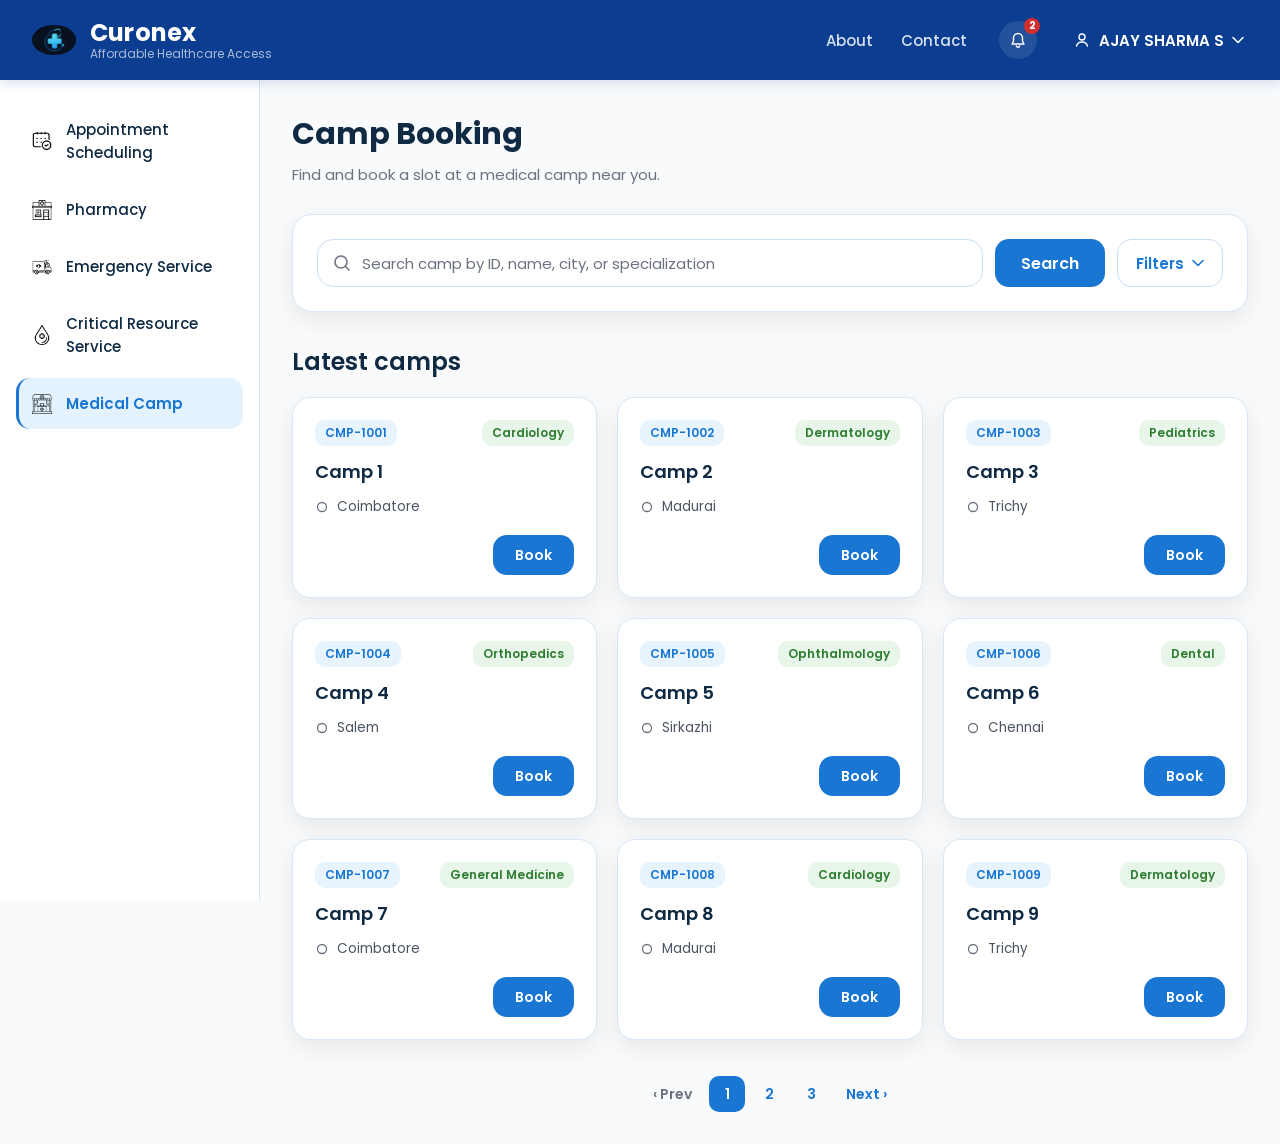
<file: camp-booking.html>
<!DOCTYPE html>
<html lang="en">
<head>
<meta charset="UTF-8">
<title>Curonex | Camp Booking</title>
<link rel="preconnect" href="https://fonts.googleapis.com">
<link href="https://fonts.googleapis.com/css2?family=Poppins:wght@300;400;500;600;700&display=swap" rel="stylesheet">
<link rel="stylesheet" href="camp-booking.css">
</head>
<body>

<!-- ==========================================================
     STATIC — TOP NAVBAR (copy as-is onto every page)
     ========================================================== -->
<header class="navbar">
  <div class="navbar-brand">
    <div class="logo-slot">
      <!-- Drop your PNG path here — it will scale to fit this 44x44 slot -->
      <img src="logo.jpg" alt="Curonex logo">
    </div>
    <div class="brand-text-group">
      <span class="brand-title">Curonex</span>
      <span class="brand-tagline">Affordable Healthcare Access</span>
    </div>
  </div>

  <div class="navbar-right">
    <nav class="nav-links">
      <a class="nav-link" href="#">About</a>
      <a class="nav-link" href="#">Contact</a>
    </nav>

    <button class="icon-btn-round" aria-label="Notifications">
      <svg width="18" height="18" viewBox="0 0 18 18" fill="none">
        <path d="M9 2.5C6.5 2.5 4.5 4.5 4.5 7V10L3 13H15L13.5 10V7C13.5 4.5 11.5 2.5 9 2.5Z" stroke="#FFFFFF" stroke-width="1.4" stroke-linejoin="round"/>
        <path d="M7.3 15C7.6 15.7 8.25 16.2 9 16.2C9.75 16.2 10.4 15.7 10.7 15" stroke="#FFFFFF" stroke-width="1.4" stroke-linecap="round"/>
      </svg>
      <span class="badge">2</span>
    </button>

    <div class="user-menu">
      <button class="user-trigger" id="userTrigger" aria-haspopup="true" aria-expanded="false">
        <svg width="18" height="18" viewBox="0 0 18 18" fill="none">
          <circle cx="9" cy="6" r="3" stroke="#FFFFFF" stroke-width="1.4"/>
          <path d="M3.5 15C4.3 12.3 6.4 11 9 11C11.6 11 13.7 12.3 14.5 15" stroke="#FFFFFF" stroke-width="1.4" stroke-linecap="round"/>
        </svg>
        AJAY SHARMA S
        <svg class="chevron" width="12" height="8" viewBox="0 0 12 8" fill="none">
          <path d="M1 1.5L6 6.5L11 1.5" stroke="#FFFFFF" stroke-width="1.6" stroke-linecap="round" stroke-linejoin="round"/>
        </svg>
      </button>
      <div class="user-dropdown" id="userDropdown">
        <button class="dropdown-item">My Profile</button>
        <button class="dropdown-item">Settings</button>
        <button class="dropdown-item logout" id="logoutBtn">Logout</button>
      </div>
    </div>
  </div>
</header>

<div class="app-layout">

  <!-- ==========================================================
       STATIC — LEFT SIDEBAR (copy as-is onto every page,
       just move the "active" class to the current page's link)
       ========================================================== -->
  <aside class="sidebar">
    
    <nav class="sidebar-nav">
      <a class="sidebar-link" href="#">
        <img class="sidebar-icon" src="appoinment scheduling.png" alt="Appointment Scheduling">
        Appointment Scheduling
      </a>
      <a class="sidebar-link" href="#">
        <img class="sidebar-icon" src="pharmacy.png" alt="Pharmacy">
        Pharmacy
      </a>
      <a class="sidebar-link" href="#">
        <img class="sidebar-icon" src="emergency service.png" alt="Emergency Service">
        Emergency Service
      </a>
      <a class="sidebar-link" href="#">
        <img class="sidebar-icon" src="critical resource service.png" alt="Critical Resource Service">
        Critical Resource Service
      </a>
      <a class="sidebar-link active" href="#">
        <img class="sidebar-icon" src="medical camp.png" alt="Medical Camp">
        Medical Camp
      </a>
    </nav>
  </aside>

  <!-- ==========================================================
       PAGE BODY — Camp Booking content only. This is the part
       that changes from page to page; navbar + sidebar above
       stay identical everywhere.
       ========================================================== -->
  <main class="page-content">
    <h1 class="page-title">Camp Booking</h1>
    <p class="page-subtitle">Find and book a slot at a medical camp near you.</p>

    <section class="search-card">
      <div class="search-row">
        <div class="search-input-wrap">
          <svg class="search-icon" width="18" height="18" viewBox="0 0 18 18" fill="none">
            <circle cx="8" cy="8" r="6" stroke="#6B7280" stroke-width="1.6"/>
            <path d="M12.5 12.5L16 16" stroke="#6B7280" stroke-width="1.6" stroke-linecap="round"/>
          </svg>
          <input type="text" id="searchInput" class="search-input" placeholder="Search camp by ID, name, city, or specialization">
        </div>
        <button class="btn btn-primary" id="searchBtn">Search</button>
        <button class="filter-toggle" id="filterToggle" type="button" aria-expanded="false">
          Filters
          <svg width="12" height="8" viewBox="0 0 12 8" fill="none" id="filterChevron">
            <path d="M1 1.5L6 6.5L11 1.5" stroke="#1976D2" stroke-width="1.6" stroke-linecap="round" stroke-linejoin="round"/>
          </svg>
        </button>
      </div>

      <!-- Advanced filters (radius filter removed) -->
      <div class="filters-panel" id="filtersPanel">
        <div class="form-group">
          <label for="specializationFilter">Specialization</label>
          <select id="specializationFilter" class="select-input">
            <option value="">All specializations</option>
            <option>General Medicine</option>
            <option>Cardiology</option>
            <option>Dermatology</option>
            <option>Pediatrics</option>
            <option>Orthopedics</option>
            <option>Ophthalmology</option>
            <option>Dental</option>
          </select>
        </div>

        <div class="form-group">
          <label for="cityFilter">City</label>
          <input type="text" id="cityFilter" class="text-input" placeholder="Enter city">
        </div>

        <div class="filters-actions">
          <button class="btn btn-secondary" id="clearFiltersBtn" type="button">Clear filters</button>
          <button class="btn btn-primary" id="applyFiltersBtn" type="button">Apply filters</button>
        </div>
      </div>
    </section>

    <section class="results-section">
      <div class="results-heading-row">
        <h2 class="section-heading" id="resultsHeading">Latest camps</h2>
      </div>

      <div class="camp-grid" id="campGrid"></div>

      <div class="empty-state" id="emptyState" hidden>
        <svg width="64" height="64" viewBox="0 0 64 64" fill="none">
          <circle cx="28" cy="28" r="18" stroke="#C9DDF2" stroke-width="3"/>
          <path d="M41 41L54 54" stroke="#C9DDF2" stroke-width="3" stroke-linecap="round"/>
          <path d="M22 28H34" stroke="#C9DDF2" stroke-width="3" stroke-linecap="round"/>
        </svg>
        <h3>No camp found</h3>
        <p>Try a different camp ID, name, city, or specialization.</p>
      </div>

      <nav class="pagination" id="pagination" aria-label="Camp results pages"></nav>
    </section>
  </main>
</div>

<script src="camp-booking.js"></script>
</body>
</html>
</file>
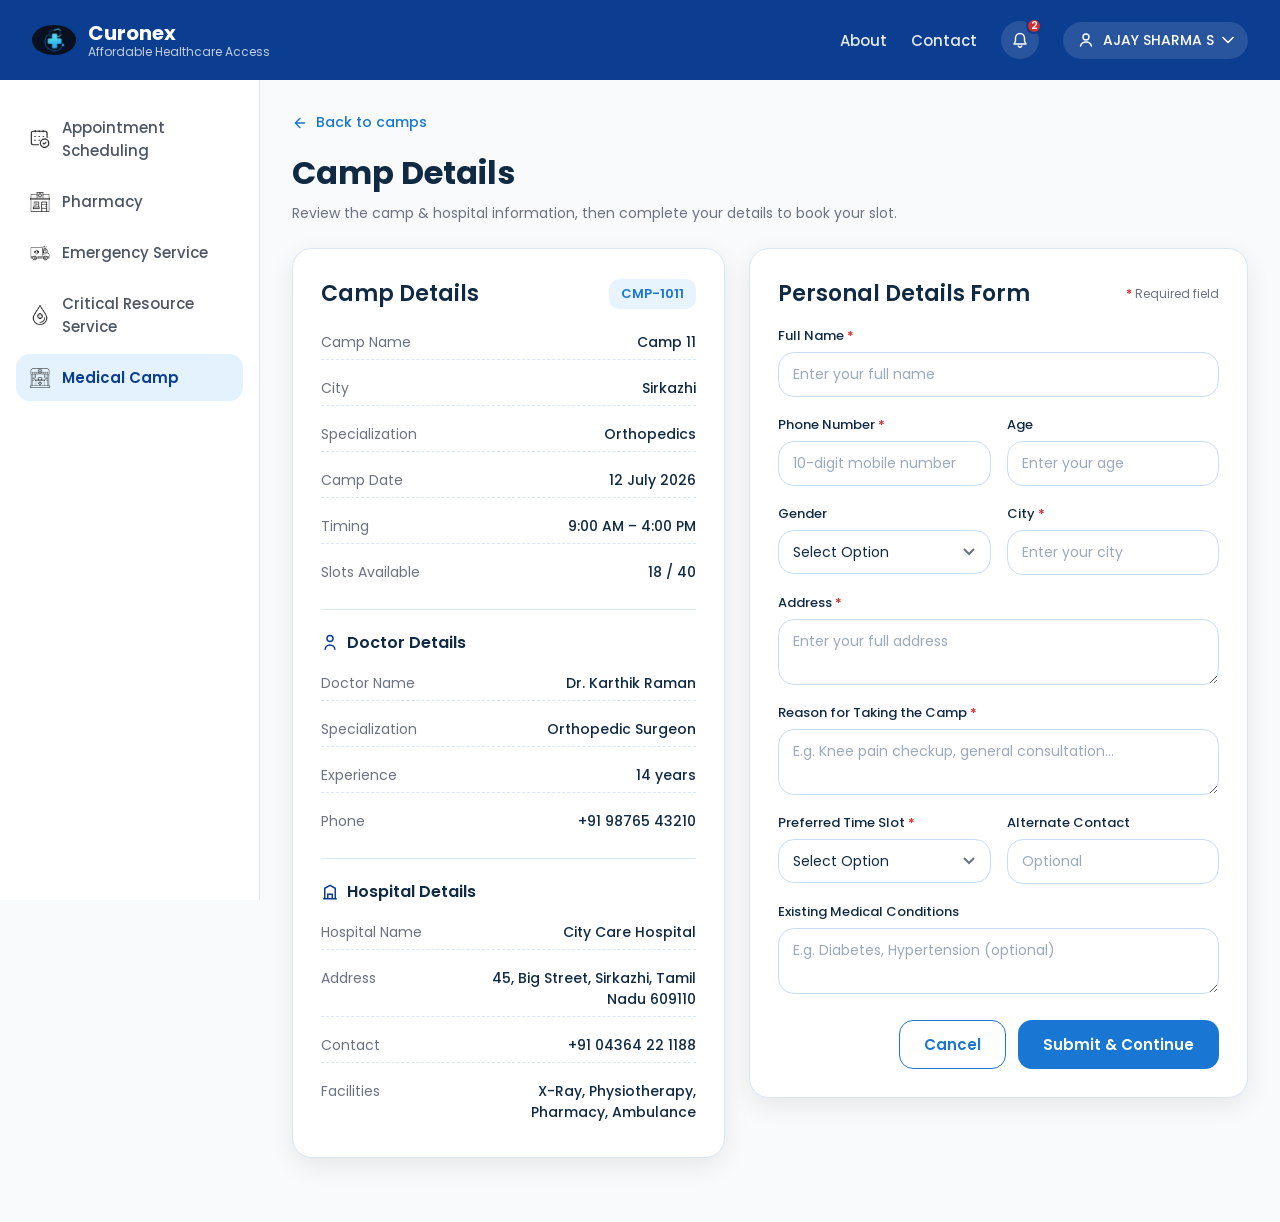
<file: camp-details.html>
<!DOCTYPE html>
<html lang="en">
<head>
<meta charset="UTF-8">
<title>Curonex | Camp Details</title>
<link rel="preconnect" href="https://fonts.googleapis.com">
<link href="https://fonts.googleapis.com/css2?family=Poppins:wght@300;400;500;600;700&display=swap" rel="stylesheet">
<link rel="stylesheet" href="camp-details.css">
</head>
<body>

<!-- ==========================================================
     STATIC — TOP NAVBAR (copy as-is onto every page)
     ========================================================== -->
<header class="navbar">
  <div class="navbar-brand">
    <div class="logo-slot">
      <!-- Drop your PNG path here — it will scale to fit this 44x44 slot -->
      <img src="logo.jpg" alt="Curonex logo">
    </div>
    <div class="brand-text-group">
      <span class="brand-title">Curonex</span>
      <span class="brand-tagline">Affordable Healthcare Access</span>
    </div>
  </div>

  <div class="navbar-right">
    <nav class="nav-links">
      <a class="nav-link" href="#">About</a>
      <a class="nav-link" href="#">Contact</a>
    </nav>

    <button class="icon-btn-round" aria-label="Notifications">
      <svg width="18" height="18" viewBox="0 0 18 18" fill="none">
        <path d="M9 2.5C6.5 2.5 4.5 4.5 4.5 7V10L3 13H15L13.5 10V7C13.5 4.5 11.5 2.5 9 2.5Z" stroke="#FFFFFF" stroke-width="1.4" stroke-linejoin="round"/>
        <path d="M7.3 15C7.6 15.7 8.25 16.2 9 16.2C9.75 16.2 10.4 15.7 10.7 15" stroke="#FFFFFF" stroke-width="1.4" stroke-linecap="round"/>
      </svg>
      <span class="badge">2</span>
    </button>

    <div class="user-menu">
      <button class="user-trigger" id="userTrigger" aria-haspopup="true" aria-expanded="false">
        <svg width="18" height="18" viewBox="0 0 18 18" fill="none">
          <circle cx="9" cy="6" r="3" stroke="#FFFFFF" stroke-width="1.4"/>
          <path d="M3.5 15C4.3 12.3 6.4 11 9 11C11.6 11 13.7 12.3 14.5 15" stroke="#FFFFFF" stroke-width="1.4" stroke-linecap="round"/>
        </svg>
        AJAY SHARMA S
        <svg class="chevron" width="12" height="8" viewBox="0 0 12 8" fill="none">
          <path d="M1 1.5L6 6.5L11 1.5" stroke="#FFFFFF" stroke-width="1.6" stroke-linecap="round" stroke-linejoin="round"/>
        </svg>
      </button>
      <div class="user-dropdown" id="userDropdown">
        <button class="dropdown-item">My Profile</button>
        <button class="dropdown-item">Settings</button>
        <button class="dropdown-item logout" id="logoutBtn">Logout</button>
      </div>
    </div>
  </div>
</header>

<div class="app-layout">

  <!-- ==========================================================
       STATIC — LEFT SIDEBAR (copy as-is onto every page,
       just move the "active" class to the current page's link)
       ========================================================== -->
  <aside class="sidebar">
   
    <nav class="sidebar-nav">
      <a class="sidebar-link" href="#">
        <img class="sidebar-icon" src="appoinment scheduling.png" alt="Appointment Scheduling">
        Appointment Scheduling
      </a>
      <a class="sidebar-link" href="#">
        <img class="sidebar-icon" src="pharmacy.png" alt="Pharmacy">
        Pharmacy
      </a>
      <a class="sidebar-link" href="#">
        <img class="sidebar-icon" src="emergency service.png" alt="Emergency Service">
        Emergency Service
      </a>
      <a class="sidebar-link" href="#">
        <img class="sidebar-icon" src="critical resource service.png" alt="Critical Resource Service">
        Critical Resource Service
      </a>
      <a class="sidebar-link active" href="#">
        <img class="sidebar-icon" src="medical camp.png" alt="Medical Camp">
        Medical Camp
      </a>
    </nav>
  </aside>

  <!-- ==========================================================
       PAGE BODY — Camp Details + Booking Form content only.
       This is the part that changes from page to page; navbar +
       sidebar above stay identical everywhere.
       ========================================================== -->
  <main class="page-content">
    <button class="back-link" onclick="window.location.href='camp-booking.html'">
      <svg width="16" height="16" viewBox="0 0 24 24" fill="none" stroke="currentColor" stroke-width="2" stroke-linecap="round" stroke-linejoin="round"><path d="M19 12H5M12 19l-7-7 7-7"/></svg>
      Back to camps
    </button>

    <h1 class="page-title">Camp Details</h1>
    <p class="page-subtitle">Review the camp &amp; hospital information, then complete your details to book your slot.</p>

    <div class="details-grid">

      <!-- LEFT: Camp + Doctor + Hospital details -->
      <section class="card details-card">
        <div class="card-header">
          <h2>Camp Details</h2>
          <span class="rating-badge" id="campIdBadge">CMP-1011</span>
        </div>

        <div class="detail-list">
          <div class="detail-row">
            <span class="detail-label">Camp Name</span>
            <span class="detail-value" id="campName">Camp 11</span>
          </div>
          <div class="detail-row">
            <span class="detail-label">City</span>
            <span class="detail-value" id="campCity">Sirkazhi</span>
          </div>
          <div class="detail-row">
            <span class="detail-label">Specialization</span>
            <span class="detail-value">Orthopedics</span>
          </div>
          <div class="detail-row">
            <span class="detail-label">Camp Date</span>
            <span class="detail-value">12 July 2026</span>
          </div>
          <div class="detail-row">
            <span class="detail-label">Timing</span>
            <span class="detail-value">9:00 AM – 4:00 PM</span>
          </div>
          <div class="detail-row">
            <span class="detail-label">Slots Available</span>
            <span class="detail-value">18 / 40</span>
          </div>
        </div>

        <div class="sub-divider"></div>

        <div class="sub-header">
          <svg width="18" height="18" viewBox="0 0 24 24" fill="none" stroke="currentColor" stroke-width="2"><path d="M12 2a4 4 0 100 8 4 4 0 000-8zM5.5 21a6.5 6.5 0 0113 0"/></svg>
          <h3>Doctor Details</h3>
        </div>
        <div class="detail-list">
          <div class="detail-row">
            <span class="detail-label">Doctor Name</span>
            <span class="detail-value">Dr. Karthik Raman</span>
          </div>
          <div class="detail-row">
            <span class="detail-label">Specialization</span>
            <span class="detail-value">Orthopedic Surgeon</span>
          </div>
          <div class="detail-row">
            <span class="detail-label">Experience</span>
            <span class="detail-value">14 years</span>
          </div>
          <div class="detail-row">
            <span class="detail-label">Phone</span>
            <span class="detail-value">+91 98765 43210</span>
          </div>
        </div>

        <div class="sub-divider"></div>

        <div class="sub-header">
          <svg width="18" height="18" viewBox="0 0 24 24" fill="none" stroke="currentColor" stroke-width="2"><path d="M3 21h18M5 21V7l7-4 7 4v14M9 21v-6h6v6"/></svg>
          <h3>Hospital Details</h3>
        </div>
        <div class="detail-list">
          <div class="detail-row">
            <span class="detail-label">Hospital Name</span>
            <span class="detail-value">City Care Hospital</span>
          </div>
          <div class="detail-row">
            <span class="detail-label">Address</span>
            <span class="detail-value">45, Big Street, Sirkazhi, Tamil Nadu 609110</span>
          </div>
          <div class="detail-row">
            <span class="detail-label">Contact</span>
            <span class="detail-value">+91 04364 22 1188</span>
          </div>
          <div class="detail-row">
            <span class="detail-label">Facilities</span>
            <span class="detail-value">X-Ray, Physiotherapy, Pharmacy, Ambulance</span>
          </div>
        </div>
      </section>

      <!-- RIGHT: Personal Details Form -->
      <section class="card form-card">
        <div class="card-header">
          <h2>Personal Details Form</h2>
          <span class="required-hint"><span class="req-star">*</span> Required field</span>
        </div>

        <form id="campForm" novalidate>

          <div class="form-group">
            <label for="fullName">Full Name <span class="req-star">*</span></label>
            <input type="text" id="fullName" name="fullName" placeholder="Enter your full name" required>
            <span class="error-text">Please enter your full name.</span>
          </div>

          <div class="form-row two-col">
            <div class="form-group">
              <label for="phone">Phone Number <span class="req-star">*</span></label>
              <input type="tel" id="phone" name="phone" placeholder="10-digit mobile number" required>
              <span class="error-text">Please enter a valid phone number.</span>
            </div>
            <div class="form-group">
              <label for="age">Age</label>
              <input type="number" id="age" name="age" placeholder="Enter your age" min="0" max="120">
            </div>
          </div>

          <div class="form-row two-col">
            <div class="form-group">
              <label for="gender">Gender</label>
              <select id="gender" name="gender">
                <option value="" selected disabled>Select Option</option>
                <option value="male">Male</option>
                <option value="female">Female</option>
                <option value="other">Other</option>
                <option value="prefer_not">Prefer not to say</option>
              </select>
            </div>
            <div class="form-group">
              <label for="city">City <span class="req-star">*</span></label>
              <input type="text" id="city" name="city" placeholder="Enter your city" required>
              <span class="error-text">Please enter your city.</span>
            </div>
          </div>

          <div class="form-group">
            <label for="address">Address <span class="req-star">*</span></label>
            <textarea id="address" name="address" rows="2" placeholder="Enter your full address" required></textarea>
            <span class="error-text">Please enter your address.</span>
          </div>

          <div class="form-group">
            <label for="reason">Reason for Taking the Camp <span class="req-star">*</span></label>
            <textarea id="reason" name="reason" rows="2" placeholder="E.g. Knee pain checkup, general consultation..." required></textarea>
            <span class="error-text">Please tell us the reason for this visit.</span>
          </div>

          <div class="form-row two-col">
            <div class="form-group">
              <label for="slot">Preferred Time Slot <span class="req-star">*</span></label>
              <select id="slot" name="slot" required>
                <option value="" selected disabled>Select Option</option>
                <option value="9-11">9:00 AM – 11:00 AM</option>
                <option value="11-1">11:00 AM – 1:00 PM</option>
                <option value="2-4">2:00 PM – 4:00 PM</option>
              </select>
              <span class="error-text">Please choose a time slot.</span>
            </div>
            <div class="form-group">
              <label for="altPhone">Alternate Contact</label>
              <input type="tel" id="altPhone" name="altPhone" placeholder="Optional">
            </div>
          </div>

          <div class="form-group">
            <label for="conditions">Existing Medical Conditions</label>
            <textarea id="conditions" name="conditions" rows="2" placeholder="E.g. Diabetes, Hypertension (optional)"></textarea>
          </div>

          <div class="form-actions">
            <button type="button" class="btn btn-secondary" id="cancelBtn">Cancel</button>
            <button type="submit" class="btn btn-primary" id="submitBtn">Submit &amp; Continue</button>
          </div>
        </form>
      </section>
    </div>
  </main>
</div>

<script src="camp-details.js"></script>
</body>
</html>
</file>
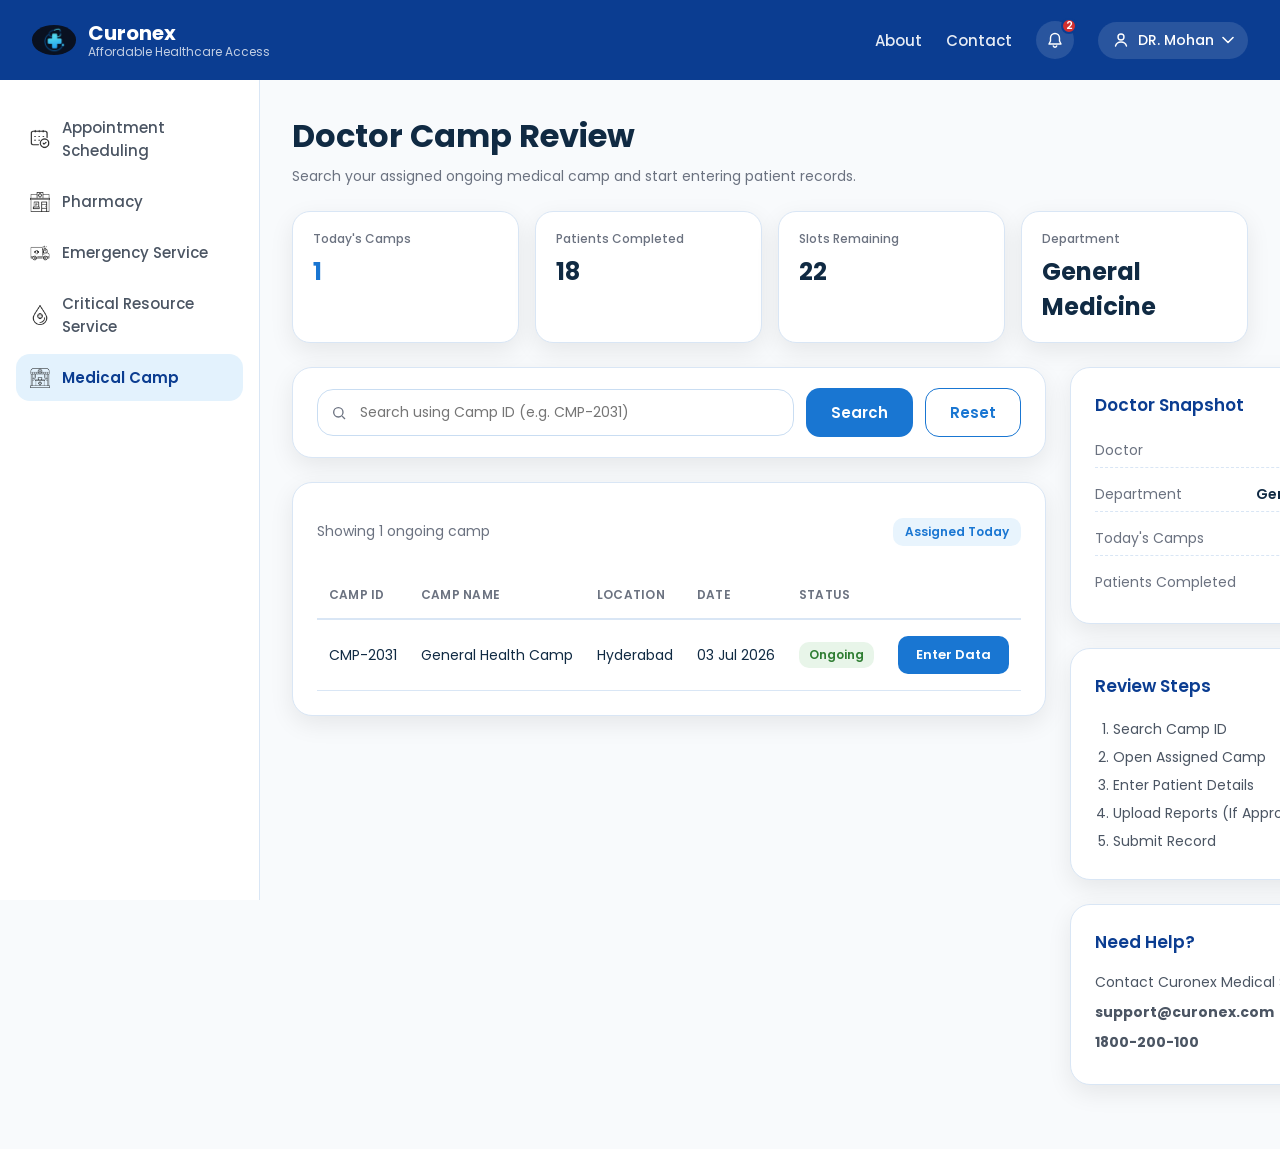
<file: doctor-camp-review.html>
<!DOCTYPE html>
<html lang="en">
<head>
<meta charset="UTF-8">
<meta name="viewport" content="width=device-width, initial-scale=1.0">
<title>Curonex | Doctor Camp Review</title>
<link rel="preconnect" href="https://fonts.googleapis.com">
<link href="https://fonts.googleapis.com/css2?family=Poppins:wght@300;400;500;600;700&display=swap" rel="stylesheet">
<link rel="stylesheet" href="doctor-camp-review.css">
</head>
<body>

<!-- ==========================================================
     STATIC — TOP NAVBAR (copied as-is from camp-details.html)
     ========================================================== -->
<header class="navbar">
  <div class="navbar-brand">
    <div class="logo-slot">
      <img src="logo.jpg" alt="Curonex logo">
    </div>
    <div class="brand-text-group">
      <span class="brand-title">Curonex</span>
      <span class="brand-tagline">Affordable Healthcare Access</span>
    </div>
  </div>

  <div class="navbar-right">
    <nav class="nav-links">
      <a class="nav-link" href="#">About</a>
      <a class="nav-link" href="#">Contact</a>
    </nav>

    <button class="icon-btn-round" aria-label="Notifications">
      <svg width="18" height="18" viewBox="0 0 18 18" fill="none">
        <path d="M9 2.5C6.5 2.5 4.5 4.5 4.5 7V10L3 13H15L13.5 10V7C13.5 4.5 11.5 2.5 9 2.5Z" stroke="#FFFFFF" stroke-width="1.4" stroke-linejoin="round"/>
        <path d="M7.3 15C7.6 15.7 8.25 16.2 9 16.2C9.75 16.2 10.4 15.7 10.7 15" stroke="#FFFFFF" stroke-width="1.4" stroke-linecap="round"/>
      </svg>
      <span class="badge">2</span>
    </button>

    <div class="user-menu">
      <button class="user-trigger" id="userTrigger" aria-haspopup="true" aria-expanded="false">
        <svg width="18" height="18" viewBox="0 0 18 18" fill="none">
          <circle cx="9" cy="6" r="3" stroke="#FFFFFF" stroke-width="1.4"/>
          <path d="M3.5 15C4.3 12.3 6.4 11 9 11C11.6 11 13.7 12.3 14.5 15" stroke="#FFFFFF" stroke-width="1.4" stroke-linecap="round"/>
        </svg>
        DR. Mohan
        <svg class="chevron" width="12" height="8" viewBox="0 0 12 8" fill="none">
          <path d="M1 1.5L6 6.5L11 1.5" stroke="#FFFFFF" stroke-width="1.6" stroke-linecap="round" stroke-linejoin="round"/>
        </svg>
      </button>
      <div class="user-dropdown" id="userDropdown">
        <button class="dropdown-item">My Profile</button>
        <button class="dropdown-item">Settings</button>
        <button class="dropdown-item logout" id="logoutBtn">Logout</button>
      </div>
    </div>
  </div>
</header>

<div class="app-layout">

  <!-- ==========================================================
       STATIC — LEFT SIDEBAR (copied as-is from camp-details.html)
       ========================================================== -->
  <aside class="sidebar">
    <nav class="sidebar-nav">
      <a class="sidebar-link" href="#">
        <img class="sidebar-icon" src="appoinment scheduling.png" alt="Appointment Scheduling">
        Appointment Scheduling
      </a>
      <a class="sidebar-link" href="#">
        <img class="sidebar-icon" src="pharmacy.png" alt="Pharmacy">
        Pharmacy
      </a>
      <a class="sidebar-link" href="#">
        <img class="sidebar-icon" src="emergency service.png" alt="Emergency Service">
        Emergency Service
      </a>
      <a class="sidebar-link" href="#">
        <img class="sidebar-icon" src="critical resource service.png" alt="Critical Resource Service">
        Critical Resource Service
      </a>
      <a class="sidebar-link active" href="#">
        <img class="sidebar-icon" src="medical camp.png" alt="Medical Camp">
        Medical Camp
      </a>
    </nav>
  </aside>

  <!-- ==========================================================
       PAGE BODY — Doctor Camp Review content
       ========================================================== -->
  <main class="page-content">

    <div class="page-title-row">
      <div>
        <h1 class="page-title">Doctor Camp Review</h1>
        <p class="page-subtitle">Search your assigned ongoing medical camp and start entering patient records.</p>
      </div>
    </div>

    <!-- Doctor Snapshot strip -->
    <div class="snapshot-strip" id="snapshotStrip">
      <!-- filled by JS -->
    </div>

    <div class="review-grid">

      <!-- LEFT: Search + Camp List -->
      <section class="left-col">

        <!-- Search Card -->
        <div class="card search-card">
          <div class="search-row">
            <div class="search-input-wrap">
              <svg class="search-icon" width="16" height="16" viewBox="0 0 24 24" fill="none" stroke="#6B7280" stroke-width="2"><circle cx="11" cy="11" r="7"/><path d="M21 21l-4.35-4.35"/></svg>
              <input type="text" class="search-input" id="campSearchInput" placeholder="Search using Camp ID (e.g. CMP-2031)">
            </div>
            <button class="btn btn-primary" id="searchBtn">Search</button>
            <button class="btn btn-secondary" id="resetBtn">Reset</button>
          </div>
        </div>

        <!-- Camp List -->
        <div class="card table-card">
          <div class="table-header">
            <p id="campCountLabel">Showing 1 ongoing camp</p>
            <span class="assigned-tag">Assigned Today</span>
          </div>

          <div class="table-scroll">
            <table>
              <thead>
                <tr>
                  <th>CAMP ID</th>
                  <th>CAMP NAME</th>
                  <th>LOCATION</th>
                  <th>DATE</th>
                  <th>STATUS</th>
                  <th></th>
                </tr>
              </thead>
              <tbody id="campTableBody">
                <!-- filled by JS -->
              </tbody>
            </table>
          </div>

          <div class="empty-state" id="emptyState" style="display:none;">
            <svg width="48" height="48" viewBox="0 0 24 24" fill="none" stroke="#9AA9BC" stroke-width="1.5"><circle cx="11" cy="11" r="7"/><path d="M21 21l-4.35-4.35"/></svg>
            <h3>No camp found</h3>
            <p>Check the Camp ID and try again.</p>
          </div>
        </div>

      </section>

      <!-- RIGHT: Snapshot + Steps + Help -->
      <aside class="right-col">

        <div class="card">
          <h3 class="card-title">Doctor Snapshot</h3>
          <div class="detail-list">
            <div class="detail-row">
              <span class="detail-label">Doctor</span>
              <span class="detail-value">Dr. Mohan</span>
            </div>
            <div class="detail-row">
              <span class="detail-label">Department</span>
              <span class="detail-value">General Medicine</span>
            </div>
            <div class="detail-row">
              <span class="detail-label">Today's Camps</span>
              <span class="detail-value" id="todayCampCount">1</span>
            </div>
            <div class="detail-row">
              <span class="detail-label">Patients Completed</span>
              <span class="detail-value">18</span>
            </div>
          </div>
        </div>

        <div class="card">
          <h3 class="card-title">Review Steps</h3>
          <ol class="steps-list">
            <li>Search Camp ID</li>
            <li>Open Assigned Camp</li>
            <li>Enter Patient Details</li>
            <li>Upload Reports (If Approved)</li>
            <li>Submit Record</li>
          </ol>
        </div>

        <div class="card">
          <h3 class="card-title">Need Help?</h3>
          <p class="help-text">Contact Curonex Medical Support.</p>
          <p class="help-text"><strong>support@curonex.com</strong></p>
          <p class="help-text"><strong>1800-200-100</strong></p>
        </div>

      </aside>

    </div>

  </main>
</div>

<script src="doctor-camp-review.js"></script>
</body>
</html>
</file>
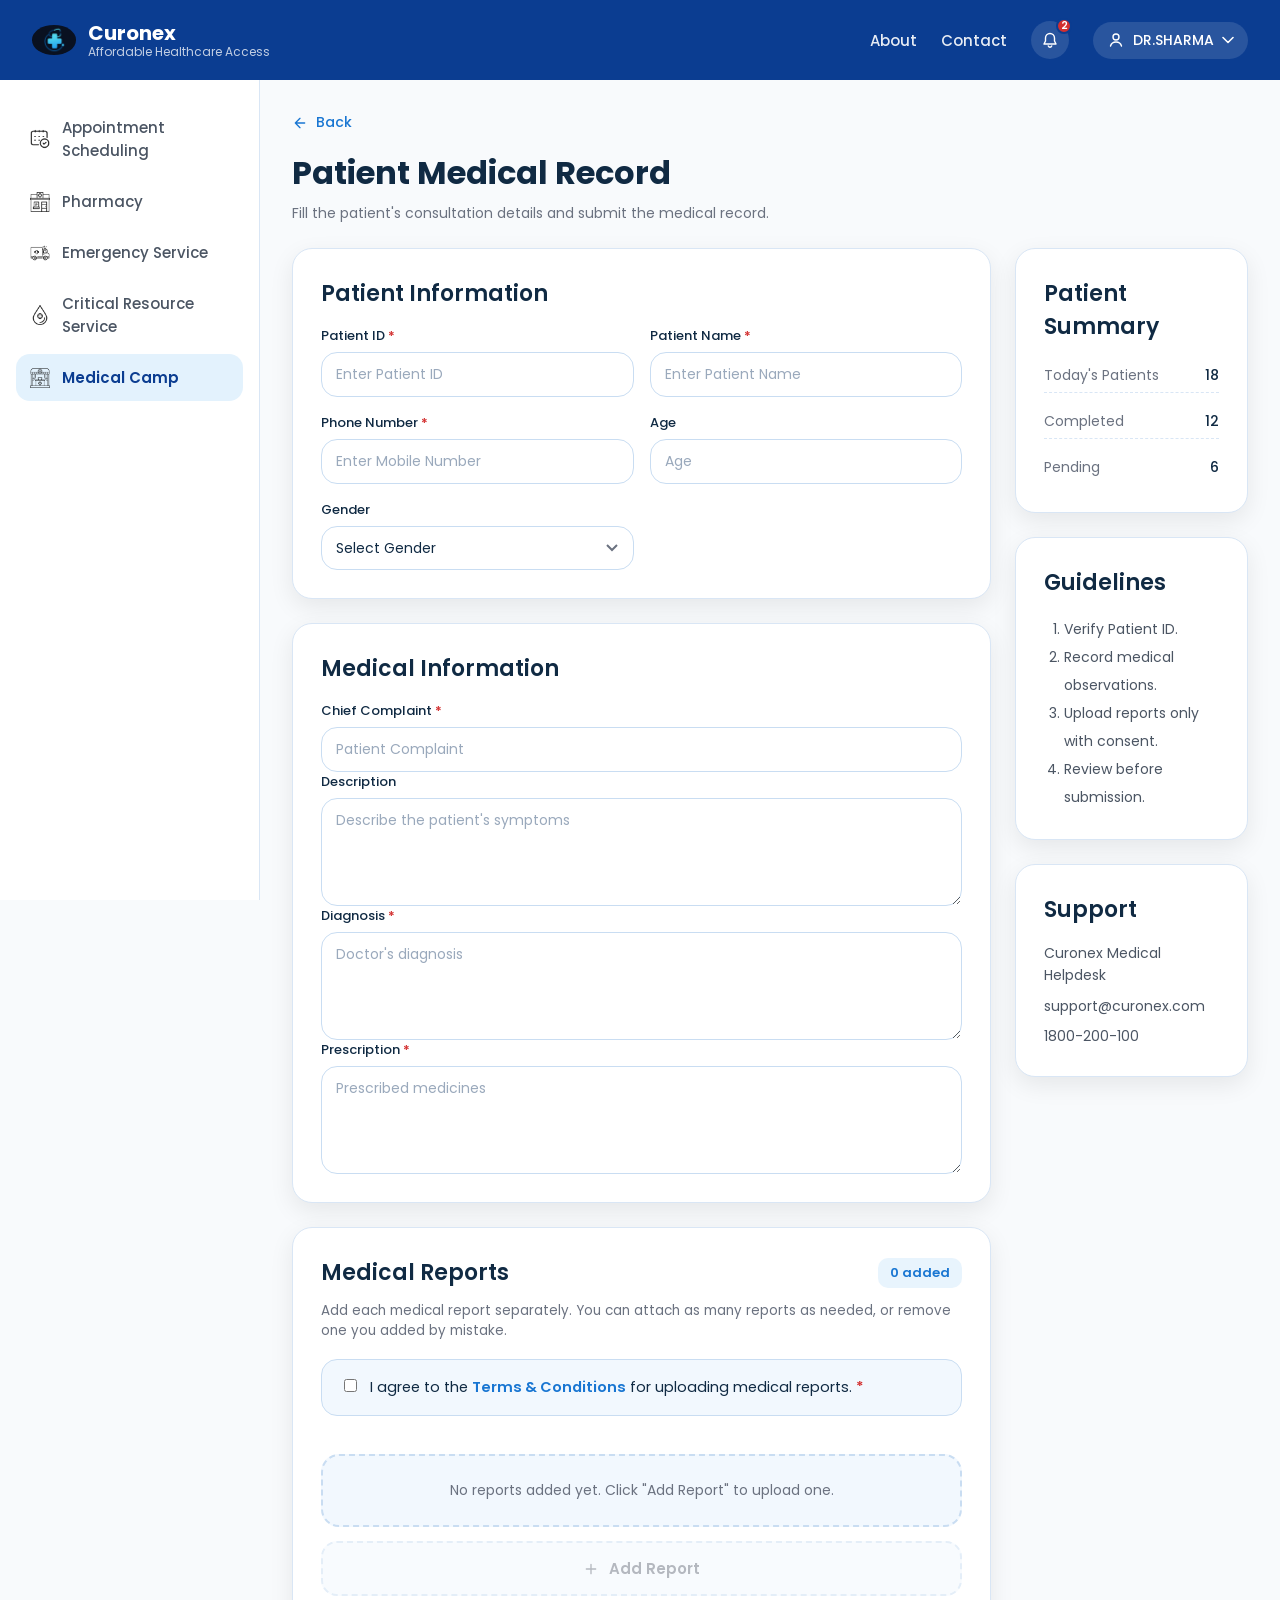
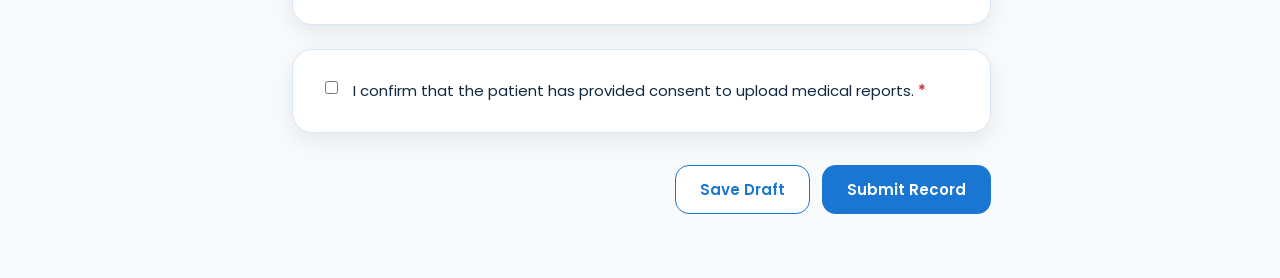
<file: patient-record.html>
<!DOCTYPE html>
<html lang="en">
<head>
<meta charset="UTF-8">
<meta name="viewport" content="width=device-width, initial-scale=1.0">
<title>Curonex | Patient Medical Record</title>
<link rel="preconnect" href="https://fonts.googleapis.com">
<link href="https://fonts.googleapis.com/css2?family=Poppins:wght@300;400;500;600;700&display=swap" rel="stylesheet">
<link rel="stylesheet" href="patient-record.css">
</head>
<body>

<!-- ==========================================================
     STATIC — TOP NAVBAR (same markup/classes as camp-details.html)
     ========================================================== -->
<header class="navbar">
  <div class="navbar-brand">
    <div class="logo-slot">
      <img src="logo.jpg" alt="Curonex logo">
    </div>
    <div class="brand-text-group">
      <span class="brand-title">Curonex</span>
      <span class="brand-tagline">Affordable Healthcare Access</span>
    </div>
  </div>

  <div class="navbar-right">
    <nav class="nav-links">
      <a class="nav-link" href="#">About</a>
      <a class="nav-link" href="#">Contact</a>
    </nav>

    <button class="icon-btn-round" aria-label="Notifications">
      <svg width="18" height="18" viewBox="0 0 18 18" fill="none">
        <path d="M9 2.5C6.5 2.5 4.5 4.5 4.5 7V10L3 13H15L13.5 10V7C13.5 4.5 11.5 2.5 9 2.5Z" stroke="#FFFFFF" stroke-width="1.4" stroke-linejoin="round"/>
        <path d="M7.3 15C7.6 15.7 8.25 16.2 9 16.2C9.75 16.2 10.4 15.7 10.7 15" stroke="#FFFFFF" stroke-width="1.4" stroke-linecap="round"/>
      </svg>
      <span class="badge">2</span>
    </button>

    <div class="user-menu">
      <button class="user-trigger" id="userTrigger" aria-haspopup="true" aria-expanded="false">
        <svg width="18" height="18" viewBox="0 0 18 18" fill="none">
          <circle cx="9" cy="6" r="3" stroke="#FFFFFF" stroke-width="1.4"/>
          <path d="M3.5 15C4.3 12.3 6.4 11 9 11C11.6 11 13.7 12.3 14.5 15" stroke="#FFFFFF" stroke-width="1.4" stroke-linecap="round"/>
        </svg>
        DR.SHARMA
        <svg class="chevron" width="12" height="8" viewBox="0 0 12 8" fill="none">
          <path d="M1 1.5L6 6.5L11 1.5" stroke="#FFFFFF" stroke-width="1.6" stroke-linecap="round" stroke-linejoin="round"/>
        </svg>
      </button>
      <div class="user-dropdown" id="userDropdown">
        <button class="dropdown-item">My Profile</button>
        <button class="dropdown-item">Settings</button>
        <button class="dropdown-item logout" id="logoutBtn">Logout</button>
      </div>
    </div>
  </div>
</header>

<div class="app-layout">

  <!-- ==========================================================
       STATIC — LEFT SIDEBAR (same markup/classes as camp-details.html)
       ========================================================== -->
  <aside class="sidebar">
    <nav class="sidebar-nav">
      <a class="sidebar-link" href="#">
        <img class="sidebar-icon" src="appoinment scheduling.png" alt="Appointment Scheduling">
        Appointment Scheduling
      </a>
      <a class="sidebar-link" href="#">
        <img class="sidebar-icon" src="pharmacy.png" alt="Pharmacy">
        Pharmacy
      </a>
      <a class="sidebar-link" href="#">
        <img class="sidebar-icon" src="emergency service.png" alt="Emergency Service">
        Emergency Service
      </a>
      <a class="sidebar-link" href="#">
        <img class="sidebar-icon" src="critical resource service.png" alt="Critical Resource Service">
        Critical Resource Service
      </a>
      <a class="sidebar-link active" href="#">
        <img class="sidebar-icon" src="medical camp.png" alt="Medical Camp">
        Medical Camp
      </a>
    
    </nav>
  </aside>

  <!-- ==========================================================
       PAGE BODY — Patient Medical Record content
       ========================================================== -->
  <main class="page-content">
    <button class="back-link" onclick="history.back()">
      <svg width="16" height="16" viewBox="0 0 24 24" fill="none" stroke="currentColor" stroke-width="2" stroke-linecap="round" stroke-linejoin="round"><path d="M19 12H5M12 19l-7-7 7-7"/></svg>
      Back
    </button>

    <h1 class="page-title">Patient Medical Record</h1>
    <p class="page-subtitle">Fill the patient's consultation details and submit the medical record.</p>

    <div class="record-grid">

      <!-- LEFT: form -->
      <div class="record-main">

        <form id="recordForm" novalidate>

          <!-- Patient Information -->
          <section class="card">
            <div class="card-header">
              <h2>Patient Information</h2>
            </div>

            <div class="form-grid">
              <div class="form-group">
                <label>Patient ID <span class="req-star">*</span></label>
                <input type="text" id="patientId" placeholder="Enter Patient ID" required>
                <span class="error-text">Patient ID is required.</span>
              </div>

              <div class="form-group">
                <label>Patient Name <span class="req-star">*</span></label>
                <input type="text" id="patientName" placeholder="Enter Patient Name" required>
                <span class="error-text">Patient name is required.</span>
              </div>

              <div class="form-group">
                <label>Phone Number <span class="req-star">*</span></label>
                <input type="tel" id="phoneNumber" placeholder="Enter Mobile Number" required>
                <span class="error-text">Phone number is required.</span>
              </div>

              <div class="form-group">
                <label>Age</label>
                <input type="number" id="age" placeholder="Age" min="0" max="120">
              </div>

              <div class="form-group">
                <label>Gender</label>
                <select id="gender">
                  <option value="" selected disabled>Select Gender</option>
                  <option>Male</option>
                  <option>Female</option>
                  <option>Other</option>
                </select>
              </div>
            </div>
          </section>

          <!-- Medical Information -->
          <section class="card">
            <div class="card-header">
              <h2>Medical Information</h2>
            </div>

            <div class="form-group">
              <label>Chief Complaint <span class="req-star">*</span></label>
              <input type="text" id="chiefComplaint" placeholder="Patient Complaint" required>
              <span class="error-text">Chief complaint is required.</span>
            </div>

            <div class="form-group">
              <label>Description</label>
              <textarea rows="4" id="description" placeholder="Describe the patient's symptoms"></textarea>
            </div>

            <div class="form-group">
              <label>Diagnosis <span class="req-star">*</span></label>
              <textarea rows="4" id="diagnosis" placeholder="Doctor's diagnosis" required></textarea>
              <span class="error-text">Diagnosis is required.</span>
            </div>

            <div class="form-group">
              <label>Prescription <span class="req-star">*</span></label>
              <textarea rows="4" id="prescription" placeholder="Prescribed medicines" required></textarea>
              <span class="error-text">Prescription is required.</span>
            </div>
          </section>

          <!-- Medical Reports -->
          <section class="card">
            <div class="card-header">
              <h2>Medical Reports</h2>
              <span class="rating-badge" id="reportsCountBadge">0 added</span>
            </div>

            <p class="upload-hint">
              Add each medical report separately. You can attach as many reports as needed, or remove one you added by mistake.
            </p>

            <div class="terms-box" id="termsBox">
              <label>
                <input type="checkbox" id="termsCheckbox">
                <span>I agree to the <a href="#" id="termsLink">Terms &amp; Conditions</a> for uploading medical reports. <span class="req-star">*</span></span>
              </label>
              <p class="error-text terms-error" id="termsError">Please accept the terms &amp; conditions before adding reports.</p>
            </div>

            <div id="reportsList" class="reports-list"></div>

            <p class="no-reports-msg" id="noReportsMsg">No reports added yet. Click "Add Report" to upload one.</p>

            <button type="button" class="add-report-btn" id="addReportBtn" disabled>
              <svg width="16" height="16" viewBox="0 0 24 24" fill="none" stroke="currentColor" stroke-width="2" stroke-linecap="round" stroke-linejoin="round"><path d="M12 5v14M5 12h14"/></svg>
              Add Report
            </button>
          </section>

          <!-- Consent -->
          <section class="card consent-card" id="consentCard">
            <label class="consent-label">
              <input type="checkbox" id="consentCheckbox">
              <span>I confirm that the patient has provided consent to upload medical reports. <span class="req-star">*</span></span>
            </label>
            <span class="error-text" id="consentError">Please confirm patient consent before submitting.</span>
          </section>

          <!-- Buttons -->
          <div class="form-actions">
            <button type="button" class="btn btn-secondary" id="draftBtn">Save Draft</button>
            <button type="submit" class="btn btn-primary" id="submitBtn">Submit Record</button>
          </div>

        </form>

        <!-- Success State (shown after submit) -->
        <section class="card success-card" id="successCard" hidden>
          <div class="success-icon">
            <svg width="48" height="48" viewBox="0 0 24 24" fill="none" stroke="currentColor" stroke-width="1.6"><circle cx="12" cy="12" r="10"/><path d="M8 12.5l2.5 2.5L16 9" stroke-linecap="round" stroke-linejoin="round"/></svg>
          </div>
          <h2>Thank You!</h2>
          <p>Patient record has been successfully stored in the database.</p>
          <button type="button" class="btn btn-primary" id="newRecordBtn">Add Another Record</button>
        </section>

      </div>

      <!-- RIGHT: summary / guidelines / support -->
      <aside class="record-side">

        <section class="card">
          <div class="card-header"><h2>Patient Summary</h2></div>
          <div class="detail-list">
            <div class="detail-row">
              <span class="detail-label">Today's Patients</span>
              <span class="detail-value">18</span>
            </div>
            <div class="detail-row">
              <span class="detail-label">Completed</span>
              <span class="detail-value">12</span>
            </div>
            <div class="detail-row">
              <span class="detail-label">Pending</span>
              <span class="detail-value">6</span>
            </div>
          </div>
        </section>

        <section class="card">
          <div class="card-header"><h2>Guidelines</h2></div>
          <ol class="guidelines-list">
            <li>Verify Patient ID.</li>
            <li>Record medical observations.</li>
            <li>Upload reports only with consent.</li>
            <li>Review before submission.</li>
          </ol>
        </section>

        <section class="card">
          <div class="card-header"><h2>Support</h2></div>
          <p class="support-text">Curonex Medical Helpdesk</p>
          <p class="support-text">support@curonex.com</p>
          <p class="support-text">1800-200-100</p>
        </section>

      </aside>

    </div>
  </main>
</div>

<script src="patient-record.js"></script>
</body>
</html>
</file>
<file: camp-booking.css>
/* ==========================================================
   CURONEX UI DESIGN SYSTEM v1.0 — tokens
   ========================================================== */
:root{
  --brand:#0B3D91;
  --btn-primary:#1976D2;
  --btn-hover:#1565C0;
  --selected-bg:#E3F2FD;
  --page-bg:#F8FAFC;
  --card-bg:#FFFFFF;
  --border:#D9E6F5;
  --input-border:#C9DDF2;
  --heading-text:#102A43;
  --body-text:#4B5563;
  --secondary-text:#6B7280;
  --link-accent:#1976D2;
  --rating-bg:#E8F4FD;
  --success:#2E7D32;
  --success-bg:#E8F5E9;
  --error:#D32F2F;
  --error-bg:#FFEBEE;
  --card-hover-bg:#F2F8FE;

  --r-btn:14px;
  --r-card:20px;
  --r-input:16px;
  --r-hospital-card:18px;
  --r-chip:10px;

  --shadow-card:0 8px 24px rgba(0,0,0,0.08);
  --shadow-card-hover:0 12px 30px rgba(0,0,0,0.12);

  --navbar-h:80px;
  --sidebar-w:260px;
  --content-padding:32px;
  --container-max:1440px;
}

*{box-sizing:border-box;}
html,body{margin:0;padding:0;height:100%;}
body{
  font-family:'Poppins',Arial,sans-serif;
  background:var(--page-bg);
  color:var(--body-text);
  font-size:16px;
  min-width:1200px;
}
h1,h2,h3{margin:0;color:var(--heading-text);}
button{font-family:inherit;cursor:pointer;}
input,select{font-family:inherit;}
a{text-decoration:none;}

/* ==========================================================
   STATIC — TOP NAVBAR  (reuse unchanged on every page)
   ========================================================== */
.navbar{height:var(--navbar-h);background:var(--brand);display:flex;align-items:center;justify-content:space-between;padding:0 32px;position:sticky;top:0;z-index:100;box-shadow:0 2px 12px rgba(11,61,145,0.18);}
.navbar-brand{display:flex;align-items:center;gap:14px;}

/* Logo slot — drop your PNG path into the <img src>, it auto-scales to fit */
.logo-slot{width:44px;height:44px;display:flex;align-items:center;justify-content:center;flex-shrink:0;}
.logo-slot img{max-width:100%;max-height:100%;object-fit:contain;border-radius: 50%;}

.brand-text-group{display:flex;flex-direction:column;line-height:1.15;}
.brand-title{font-size:24px;font-weight:700;color:#FFFFFF;letter-spacing:.2px;}
.brand-tagline{font-size:12px;font-weight:400;color:rgba(255,255,255,0.65);}

.navbar-right{display:flex;align-items:center;gap:32px;}
.nav-links{display:flex;align-items:center;gap:28px;}
.nav-link{font-size:15px;font-weight:500;color:rgba(255,255,255,0.85);transition:color .15s ease;}
.nav-link:hover{color:#FFFFFF;}

.icon-btn-round{position:relative;width:38px;height:38px;border-radius:50%;background:rgba(255,255,255,0.1);border:none;display:flex;align-items:center;justify-content:center;transition:background .15s ease;}
.icon-btn-round:hover{background:rgba(255,255,255,0.2);}
.badge{position:absolute;top:-3px;right:-3px;background:var(--error);color:#fff;font-size:10px;font-weight:700;min-width:16px;height:16px;border-radius:50%;display:flex;align-items:center;justify-content:center;padding:0 3px;}

.user-menu{position:relative;}
.user-trigger{display:flex;align-items:center;gap:8px;background:none;border:none;color:#FFFFFF;font-size:15px;font-weight:600;padding:6px 4px;}
.user-trigger svg{transition:transform .15s ease;}
.user-trigger[aria-expanded="true"] svg.chevron{transform:rotate(180deg);}
.user-dropdown{position:absolute;top:52px;right:0;background:var(--card-bg);border-radius:var(--r-input);box-shadow:var(--shadow-card-hover);min-width:170px;padding:8px;opacity:0;visibility:hidden;transform:translateY(-6px);transition:opacity .16s ease, transform .16s ease, visibility .16s;}
.user-dropdown.open{opacity:1;visibility:visible;transform:translateY(0);}
.dropdown-item{width:100%;display:flex;align-items:center;gap:10px;background:none;border:none;padding:10px 12px;border-radius:10px;font-size:14px;font-weight:500;color:var(--heading-text);text-align:left;}
.dropdown-item:hover{background:var(--selected-bg);}
.dropdown-item.logout{color:var(--error);}
.dropdown-item.logout:hover{background:var(--error-bg);}

/* ==========================================================
   STATIC — LEFT SIDEBAR  (reuse unchanged on every page)
   ========================================================== */
.app-layout{display:flex;align-items:flex-start;}
.sidebar{width:var(--sidebar-w);flex-shrink:0;background:var(--card-bg);border-right:1px solid var(--border);min-height:calc(100vh - var(--navbar-h));padding:24px 16px;position:sticky;top:var(--navbar-h);}

/* Sidebar logo header — sits above the nav list */
.sidebar-logo{display:flex;align-items:center;gap:10px;padding:4px 8px 24px;margin-bottom:8px;border-bottom:1px solid var(--border);}
.sidebar-logo img{width:36px;height:36px;object-fit:contain;flex-shrink:0;}
.sidebar-logo-text{font-size:18px;font-weight:700;color:var(--heading-text);}

.sidebar-nav{display:flex;flex-direction:column;gap:6px;}
.sidebar-link{display:flex;align-items:center;gap:14px;padding:14px 16px;border-radius:14px;color:var(--heading-text);font-size:15px;font-weight:500;transition:background .15s ease,color .15s ease;}
.sidebar-icon{width:20px;height:20px;object-fit:contain;flex-shrink:0;}
.sidebar-link:hover{background:var(--page-bg);}
.sidebar-link.active{background:var(--selected-bg);color:var(--link-accent);font-weight:600;border-left:3px solid var(--btn-primary);padding-left:13px;}

/* ==========================================================
   PAGE BODY — everything below is specific to Camp Booking
   ========================================================== */
.page-content{flex:1;min-width:0;padding:var(--content-padding);}
.page-title{font-size:30px;font-weight:700;}
.page-subtitle{font-size:15px;color:var(--secondary-text);margin-top:6px;margin-bottom:28px;}

.search-card{background:var(--card-bg);border:1px solid var(--border);border-radius:var(--r-card);box-shadow:var(--shadow-card);padding:24px;margin-bottom:32px;}
.search-row{display:flex;gap:12px;align-items:center;}
.search-input-wrap{position:relative;flex:1;}
.search-icon{position:absolute;left:16px;top:50%;transform:translateY(-50%);}
.search-input{width:100%;height:48px;border:1px solid var(--input-border);border-radius:var(--r-input);background:var(--card-bg);padding:0 16px 0 44px;font-size:15px;color:var(--heading-text);outline:none;transition:border-color .16s ease, box-shadow .16s ease;}
.search-input::placeholder{color:var(--secondary-text);}
.search-input:focus{border-color:var(--btn-primary);box-shadow:0 0 0 3px var(--selected-bg);}

.btn{height:48px;padding:0 26px;border-radius:var(--r-btn);font-size:16px;font-weight:600;border:none;white-space:nowrap;transition:background .16s ease, transform .05s ease;}
.btn:active{transform:translateY(1px);}
.btn-primary{background:var(--btn-primary);color:#fff;}
.btn-primary:hover{background:var(--btn-hover);}
.btn-secondary{background:#fff;color:var(--btn-primary);border:1px solid var(--btn-primary);}
.btn-secondary:hover{background:var(--selected-bg);}

.filter-toggle{height:48px;padding:0 18px;border-radius:var(--r-btn);border:1px solid var(--input-border);background:#fff;color:var(--link-accent);font-size:15px;font-weight:600;display:flex;align-items:center;gap:8px;}
.filter-toggle:hover{background:var(--selected-bg);}
#filterChevron{transition:transform .18s ease;}
.filter-toggle[aria-expanded="true"] #filterChevron{transform:rotate(180deg);}

.filters-panel{display:none;grid-template-columns:repeat(3,1fr);gap:20px;margin-top:22px;padding-top:22px;border-top:1px solid var(--border);}
.filters-panel.open{display:grid;}
.form-group{display:flex;flex-direction:column;gap:8px;}
.form-group label{font-size:13px;font-weight:600;color:var(--heading-text);}
.required{color:var(--error);font-weight:700;}
.text-input,.select-input{height:44px;border:1px solid var(--input-border);border-radius:var(--r-input);padding:0 14px;font-size:14px;color:var(--heading-text);background:#fff;outline:none;transition:border-color .16s ease, box-shadow .16s ease, background .16s ease;}
.text-input:focus,.select-input:focus{border-color:var(--btn-primary);box-shadow:0 0 0 3px var(--selected-bg);}
.form-group.invalid .text-input,.form-group.invalid .select-input{border-color:var(--error);background:var(--error-bg);}
.form-group.invalid label{color:var(--error);}
.form-group.invalid .error-text{display:block;}
.error-text{display:none;font-size:12px;color:var(--error);margin:0;}
.filters-actions{grid-column:1/-1;display:flex;justify-content:flex-end;gap:12px;margin-top:4px;}

.results-heading-row{display:flex;align-items:baseline;justify-content:space-between;margin-bottom:18px;}
.section-heading{font-size:24px;font-weight:600;}
.camp-grid{display:grid;grid-template-columns:repeat(3,1fr);gap:20px;}
.camp-card{background:var(--card-bg);border:1px solid var(--border);border-radius:var(--r-hospital-card);padding:22px;box-shadow:var(--shadow-card);display:flex;flex-direction:column;gap:12px;transition:box-shadow .18s ease, background .18s ease, transform .12s ease;}
.camp-card:hover{box-shadow:var(--shadow-card-hover);background:var(--card-hover-bg);transform:translateY(-2px);}
.camp-card-top{display:flex;align-items:flex-start;justify-content:space-between;gap:10px;}
.camp-id{font-size:12px;font-weight:600;color:var(--link-accent);background:var(--rating-bg);padding:4px 10px;border-radius:var(--r-chip);}
.camp-badge{font-size:12px;font-weight:600;padding:4px 10px;border-radius:var(--r-chip);background:var(--success-bg);color:var(--success);white-space:nowrap;}
.camp-name{font-size:18px;font-weight:600;}
.camp-meta{display:flex;flex-direction:column;gap:6px;font-size:13.5px;color:var(--body-text);}
.camp-meta-row{display:flex;align-items:center;gap:8px;}
.camp-card-footer{display:flex;align-items:center;justify-content:flex-end;margin-top:6px;}
.book-btn{height:40px;padding:0 22px;font-size:14px;}

.empty-state{text-align:center;padding:64px 20px;color:var(--secondary-text);}
.empty-state h3{margin:16px 0 6px;font-size:18px;color:var(--heading-text);}
.empty-state p{margin:0;font-size:14px;}

.pagination{display:flex;align-items:center;justify-content:center;gap:6px;margin-top:36px;}
.page-btn{min-width:36px;height:36px;padding:0 10px;border-radius:10px;border:1px solid transparent;background:transparent;font-size:14px;font-weight:600;color:var(--link-accent);}
.page-btn:hover{background:var(--selected-bg);}
.page-btn.active{background:var(--btn-primary);color:#fff;}
.page-btn:disabled{color:var(--secondary-text);cursor:not-allowed;background:none;}
</file>
<file: camp-details.css>
/* =====================================================================
   CURONEX — SHARED STYLESHEET
   Covers: navbar, sidebar, app layout (used on every page)
           + Camp Booking page content
           + Camp Details / Booking Form page content
   Tokens follow "Curonex UI Design System v1.0"
   ===================================================================== */

:root{
  --primary-brand:#0B3D91;
  --primary-button:#1976D2;
  --button-hover:#1565C0;
  --selected-bg:#E3F2FD;
  --page-bg:#F8FAFC;
  --card-bg:#FFFFFF;
  --border:#D9E6F5;
  --input-border:#C9DDF2;
  --icon-primary-text:#0B3D91;
  --heading-text:#102A43;
  --body-text:#4B5563;
  --secondary-text:#6B7280;
  --link-accent:#1976D2;
  --rating-bg:#E8F4FD;
  --rating-text:#1976D2;
  --success:#2E7D32;
  --success-bg:#E8F5E9;
  --error:#D32F2F;
  --error-bg:#FFEBEE;
  --booked-bg:rgba(180,180,180,0.35);
  --card-hover-bg:#F2F8FE;
  --slot-selected:#64B5F6;

  --radius-btn:14px;
  --radius-card:20px;
  --radius-input:16px;
  --radius-camp-card:18px;

  --shadow-default:0 8px 24px rgba(0,0,0,0.08);
  --shadow-hover:0 12px 30px rgba(0,0,0,0.12);

  --navbar-height:80px;
  --sidebar-width:260px;
}

*{box-sizing:border-box;}
html,body{margin:0; padding:0;}
body{
  font-family:'Poppins', sans-serif;
  background:var(--page-bg);
  color:var(--body-text);
}
img{display:block; max-width:100%;}
button{font-family:inherit; cursor:pointer;}
a{text-decoration:none; color:inherit;}

/* =====================================================================
   NAVBAR (static — identical on every page)
   ===================================================================== */
.navbar{
  height:var(--navbar-height);
  background:var(--primary-brand);
  display:flex;
  align-items:center;
  justify-content:space-between;
  padding:0 32px;
  color:#fff;
  position:sticky;
  top:0;
  z-index:100;
}
.navbar-brand{display:flex; align-items:center; gap:12px;}
.logo-slot{width:44px;height:44px;display:flex;align-items:center;justify-content:center;flex-shrink:0;}
.logo-slot img{max-width:100%;max-height:100%;object-fit:contain;border-radius: 50%;}
.brand-text-group{display:flex; flex-direction:column; line-height:1.2;}
.brand-title{font-size:20px; font-weight:700; color:#fff;}
.brand-tagline{font-size:12px; font-weight:400; color:rgba(255,255,255,0.75);}

.navbar-right{display:flex; align-items:center; gap:24px;}
.nav-links{display:flex; align-items:center; gap:24px;}
.nav-link{
  font-size:15px; font-weight:500; color:#fff;
  opacity:0.9; transition:opacity .15s ease;
}
.nav-link:hover{opacity:1; text-decoration:underline;}

.icon-btn-round{
  position:relative;
  width:38px; height:38px;
  border-radius:50%;
  border:none;
  background:rgba(255,255,255,0.12);
  display:flex; align-items:center; justify-content:center;
  transition:background .15s ease;
}
.icon-btn-round:hover{background:rgba(255,255,255,0.22);}
.badge{
  position:absolute; top:-3px; right:-3px;
  background:var(--error);
  color:#fff; font-size:10px; font-weight:600;
  width:16px; height:16px; border-radius:50%;
  display:flex; align-items:center; justify-content:center;
  border:2px solid var(--primary-brand);
}

.user-menu{position:relative;}
.user-trigger{
  display:flex; align-items:center; gap:8px;
  background:rgba(255,255,255,0.12);
  border:none;
  color:#fff;
  font-size:14px; font-weight:500;
  padding:8px 14px;
  border-radius:999px;
  transition:background .15s ease;
}
.user-trigger:hover{background:rgba(255,255,255,0.22);}
.user-trigger .chevron{transition:transform .15s ease;}
.user-trigger[aria-expanded="true"] .chevron{transform:rotate(180deg);}

.user-dropdown{
  position:absolute;
  top:calc(100% + 10px);
  right:0;
  background:#fff;
  border:1px solid var(--border);
  border-radius:var(--radius-input);
  box-shadow:var(--shadow-hover);
  min-width:170px;
  padding:8px;
  display:none;
  flex-direction:column;
  gap:2px;
  z-index:200;
}
.user-dropdown.open{display:flex;}
.dropdown-item{
  background:none; border:none; text-align:left;
  padding:10px 12px;
  font-size:14px; color:var(--heading-text);
  border-radius:10px;
  transition:background .15s ease;
}
.dropdown-item:hover{background:var(--selected-bg);}
.dropdown-item.logout{color:var(--error);}
.dropdown-item.logout:hover{background:var(--error-bg);}

/* =====================================================================
   APP LAYOUT — sidebar + page content
   ===================================================================== */
.app-layout{
  display:flex;
  align-items:flex-start;
  min-height:calc(100vh - var(--navbar-height));
}

/* =====================================================================
   SIDEBAR (static — identical on every page)
   ===================================================================== */
.sidebar{
  width:var(--sidebar-width);
  flex-shrink:0;
  background:#fff;
  border-right:1px solid var(--border);
  min-height:calc(100vh - var(--navbar-height));
  padding:24px 16px;
  position:sticky;
  top:var(--navbar-height);
}
.sidebar-logo{
  display:flex; align-items:center; gap:10px;
  padding:0 8px 20px;
  margin-bottom:12px;
  border-bottom:1px solid var(--border);
}
.sidebar-logo img{width:32px; height:32px; object-fit:contain;}
.sidebar-logo-text{font-size:17px; font-weight:700; color:var(--primary-brand);}

.sidebar-nav{display:flex; flex-direction:column; gap:4px;}
.sidebar-link{
  display:flex; align-items:center; gap:12px;
  padding:12px 14px;
  border-radius:var(--radius-btn);
  font-size:15px; font-weight:500;
  color:var(--body-text);
  transition:background .15s ease, color .15s ease;
}
.sidebar-link:hover{background:var(--card-hover-bg); color:var(--primary-brand);}
.sidebar-link.active{
  background:var(--selected-bg);
  color:var(--primary-brand);
  font-weight:600;
}
.sidebar-icon{
  width:20px; height:20px;
  object-fit:contain;
  flex-shrink:0;
  opacity:0.85;
}

/* =====================================================================
   PAGE CONTENT — shared header bits
   ===================================================================== */
.page-content{
  flex:1;
  min-width:0;
  padding:32px 32px 64px;
  max-width:1280px;
}
.back-link{
  display:inline-flex; align-items:center; gap:8px;
  background:none; border:none;
  color:var(--link-accent);
  font-size:14px; font-weight:500;
  padding:0 0 16px;
}
.back-link:hover{text-decoration:underline;}
.page-title{
  font-size:32px; font-weight:700;
  color:var(--heading-text);
  margin:0 0 6px;
}
.page-subtitle{
  font-size:14px;
  color:var(--secondary-text);
  margin:0 0 24px;
}

/* =====================================================================
   BUTTONS (shared)
   ===================================================================== */
.btn{
  font-family:'Poppins', sans-serif;
  font-size:15px; font-weight:600;
  padding:12px 24px;
  border-radius:var(--radius-btn);
  border:1px solid transparent;
  transition:background .15s ease, transform .05s ease, box-shadow .15s ease;
}
.btn-primary{background:var(--primary-button); color:#fff;}
.btn-primary:hover{background:var(--button-hover);}
.btn-primary:active{transform:translateY(1px);}
.btn-secondary{background:#fff; color:var(--primary-button); border-color:var(--primary-button);}
.btn-secondary:hover{background:var(--selected-bg);}

/* =====================================================================
   SEARCH CARD — Camp Booking page
   ===================================================================== */
.search-card{
  background:var(--card-bg);
  border:1px solid var(--border);
  border-radius:var(--radius-card);
  box-shadow:var(--shadow-default);
  padding:24px;
  margin-bottom:32px;
}
.search-row{display:flex; align-items:center; gap:12px;}
.search-input-wrap{
  flex:1;
  position:relative;
  display:flex; align-items:center;
}
.search-icon{position:absolute; left:14px; pointer-events:none;}
.search-input{
  width:100%;
  padding:12px 14px 12px 42px;
  border:1px solid var(--input-border);
  border-radius:var(--radius-input);
  font-size:14px;
  font-family:inherit;
  color:var(--heading-text);
  outline:none;
  transition:border-color .15s ease, box-shadow .15s ease;
}
.search-input:focus{border-color:var(--primary-button); box-shadow:0 0 0 3px var(--selected-bg);}

.filter-toggle{
  display:flex; align-items:center; gap:6px;
  background:#fff;
  border:1px solid var(--input-border);
  color:var(--primary-button);
  font-size:14px; font-weight:600;
  padding:12px 18px;
  border-radius:var(--radius-input);
  white-space:nowrap;
}
.filter-toggle:hover{background:var(--selected-bg);}
#filterChevron{transition:transform .15s ease;}
.filter-toggle[aria-expanded="true"] #filterChevron{transform:rotate(180deg);}

.filters-panel{
  display:none;
  grid-template-columns:1fr 1fr auto;
  gap:16px;
  align-items:end;
  margin-top:20px;
  padding-top:20px;
  border-top:1px solid var(--border);
}
.filters-panel.open{display:grid;}
.form-group{display:flex; flex-direction:column; gap:6px;}
.form-group label{font-size:13px; font-weight:500; color:var(--heading-text);}
.select-input, .text-input{
  padding:11px 14px;
  border:1px solid var(--input-border);
  border-radius:var(--radius-input);
  font-size:14px;
  font-family:inherit;
  color:var(--heading-text);
  background:#fff;
  outline:none;
  transition:border-color .15s ease, box-shadow .15s ease;
}
.select-input:focus, .text-input:focus{border-color:var(--primary-button); box-shadow:0 0 0 3px var(--selected-bg);}
.filters-actions{display:flex; gap:10px;}

@media (max-width:720px){
  .filters-panel{grid-template-columns:1fr;}
  .search-row{flex-wrap:wrap;}
}

/* =====================================================================
   RESULTS — camp grid, cards, empty state, pagination
   ===================================================================== */
.results-heading-row{margin-bottom:16px;}
.section-heading{font-size:22px; font-weight:600; color:var(--heading-text); margin:0;}

.camp-grid{
  display:grid;
  grid-template-columns:repeat(3, 1fr);
  gap:20px;
  margin-bottom:32px;
}
.camp-card{
  background:var(--card-bg);
  border:1px solid var(--border);
  border-radius:var(--radius-camp-card);
  box-shadow:var(--shadow-default);
  padding:20px;
  transition:box-shadow .2s ease, transform .1s ease;
}
.camp-card:hover{box-shadow:var(--shadow-hover); transform:translateY(-2px);}
.camp-card-top{
  display:flex; align-items:center; justify-content:space-between;
  margin-bottom:10px;
}
.camp-id{font-size:13px; font-weight:600; color:var(--link-accent);}
.camp-tag{
  font-size:12px; font-weight:600;
  color:var(--success);
  background:var(--success-bg);
  padding:4px 10px;
  border-radius:10px;
}
.camp-name{font-size:19px; font-weight:600; color:var(--heading-text); margin:0 0 8px;}
.camp-location{
  display:flex; align-items:center; gap:6px;
  font-size:13px; color:var(--secondary-text);
  margin-bottom:16px;
}
.camp-card .btn-primary{width:100%;}

.empty-state{
  display:flex; flex-direction:column; align-items:center;
  text-align:center;
  padding:56px 20px;
  color:var(--secondary-text);
}
.empty-state h3{color:var(--heading-text); margin:16px 0 6px; font-size:18px;}
.empty-state p{margin:0; font-size:14px;}

.pagination{
  display:flex; align-items:center; justify-content:center;
  gap:6px;
  flex-wrap:wrap;
}
.page-btn{
  min-width:38px; height:38px;
  padding:0 10px;
  border-radius:10px;
  border:1px solid var(--border);
  background:#fff;
  color:var(--body-text);
  font-size:14px; font-weight:500;
}
.page-btn:hover{background:var(--selected-bg); border-color:var(--input-border);}
.page-btn.active{background:var(--primary-button); border-color:var(--primary-button); color:#fff;}
.page-btn:disabled{opacity:0.4; cursor:not-allowed;}

@media (max-width:960px){ .camp-grid{grid-template-columns:repeat(2,1fr);} }
@media (max-width:640px){ .camp-grid{grid-template-columns:1fr;} }

/* =====================================================================
   CAMP DETAILS + BOOKING FORM PAGE
   ===================================================================== */
.details-grid{
  display:grid;
  grid-template-columns:1fr 1.15fr;
  gap:24px;
  align-items:start;
}
.card{
  background:var(--card-bg);
  border:1px solid var(--border);
  border-radius:var(--radius-card);
  box-shadow:var(--shadow-default);
  padding:28px;
}
.card-header{
  display:flex; align-items:center; justify-content:space-between;
  margin-bottom:16px; gap:12px;
}
.card-header h2{font-size:22px; font-weight:600; color:var(--heading-text); margin:0;}
.rating-badge{
  background:var(--rating-bg); color:var(--rating-text);
  font-size:13px; font-weight:600;
  padding:5px 12px; border-radius:10px;
  white-space:nowrap;
}

.detail-list{display:flex; flex-direction:column; gap:12px;}
.detail-row{
  display:flex; justify-content:space-between; gap:16px;
  padding:6px 0;
  border-bottom:1px dashed var(--border);
}
.detail-row:last-child{border-bottom:none;}
.detail-label{font-size:14px; color:var(--secondary-text); min-width:130px;}
.detail-value{font-size:14px; font-weight:500; color:var(--heading-text); text-align:right;}

.sub-divider{height:1px; background:var(--border); margin:20px 0;}
.sub-header{display:flex; align-items:center; gap:8px; margin-bottom:12px; color:var(--primary-brand);}
.sub-header h3{font-size:16px; font-weight:600; margin:0; color:var(--heading-text);}

.required-hint{font-size:12px; color:var(--secondary-text); white-space:nowrap;}
.req-star{color:var(--error); font-weight:600;}

form{display:flex; flex-direction:column; gap:18px;}
.form-row.two-col{display:grid; grid-template-columns:1fr 1fr; gap:16px;}

input[type="text"], input[type="tel"], input[type="number"], select, textarea{
  font-family:'Poppins', sans-serif;
  font-size:14px;
  color:var(--heading-text);
  background:#fff;
  border:1px solid var(--input-border);
  border-radius:var(--radius-input);
  padding:11px 14px;
  outline:none;
  transition:border-color .15s ease, box-shadow .15s ease;
  width:100%;
}
textarea{resize:vertical; min-height:44px;}
input::placeholder, textarea::placeholder{color:#9AA9BC;}
input:focus, select:focus, textarea:focus{border-color:var(--primary-button); box-shadow:0 0 0 3px var(--selected-bg);}
select{appearance:none; background:#fff url('data:image/svg+xml;utf8,<svg xmlns="http://www.w3.org/2000/svg" width="14" height="14" fill="none" stroke="%236B7280" stroke-width="2"><path d="M2 4l5 5 5-5"/></svg>') no-repeat right 14px center;}

.form-group.invalid input, .form-group.invalid select, .form-group.invalid textarea{
  border-color:var(--error);
  background:var(--error-bg);
}
.form-group.invalid input:focus, .form-group.invalid select:focus, .form-group.invalid textarea:focus{
  box-shadow:0 0 0 3px rgba(211,47,47,0.15);
}
.error-text{display:none; font-size:12px; color:var(--error);}
.form-group.invalid .error-text{display:block;}

.form-actions{display:flex; justify-content:flex-end; gap:12px; margin-top:8px;}

@media (max-width:960px){
  .details-grid{grid-template-columns:1fr;}
  .form-row.two-col{grid-template-columns:1fr;}
}

/* =====================================================================
   RESPONSIVE — sidebar collapses on small screens
   ===================================================================== */
@media (max-width:880px){
  .app-layout{flex-direction:column;}
  .sidebar{
    width:100%;
    position:static;
    min-height:auto;
    border-right:none;
    border-bottom:1px solid var(--border);
  }
  .sidebar-nav{flex-direction:row; overflow-x:auto;}
  .page-content{padding:24px 16px 48px;}
}
@media (max-width:600px){
  .navbar{padding:0 16px;}
  .nav-links{display:none;}
  .user-trigger span{display:none;}
}
</file>
<file: doctor-camp-review.css>
/* =====================================================================
   CURONEX — SHARED STYLESHEET (copied from camp-details.css)
   Covers: navbar, sidebar, app layout (identical on every page)
   Tokens follow "Curonex UI Design System v1.0"
   ===================================================================== */

:root{
  --primary-brand:#0B3D91;
  --primary-button:#1976D2;
  --button-hover:#1565C0;
  --selected-bg:#E3F2FD;
  --page-bg:#F8FAFC;
  --card-bg:#FFFFFF;
  --border:#D9E6F5;
  --input-border:#C9DDF2;
  --icon-primary-text:#0B3D91;
  --heading-text:#102A43;
  --body-text:#4B5563;
  --secondary-text:#6B7280;
  --link-accent:#1976D2;
  --rating-bg:#E8F4FD;
  --rating-text:#1976D2;
  --success:#2E7D32;
  --success-bg:#E8F5E9;
  --error:#D32F2F;
  --error-bg:#FFEBEE;
  --booked-bg:rgba(180,180,180,0.35);
  --card-hover-bg:#F2F8FE;
  --slot-selected:#64B5F6;

  --radius-btn:14px;
  --radius-card:20px;
  --radius-input:16px;
  --radius-camp-card:18px;

  --shadow-default:0 8px 24px rgba(0,0,0,0.08);
  --shadow-hover:0 12px 30px rgba(0,0,0,0.12);

  --navbar-height:80px;
  --sidebar-width:260px;
}

*{box-sizing:border-box;}
html,body{margin:0; padding:0;}
body{
  font-family:'Poppins', sans-serif;
  background:var(--page-bg);
  color:var(--body-text);
}
img{display:block; max-width:100%;}
button{font-family:inherit; cursor:pointer;}
a{text-decoration:none; color:inherit;}

/* =====================================================================
   NAVBAR (static — identical on every page)
   ===================================================================== */
.navbar{
  height:var(--navbar-height);
  background:var(--primary-brand);
  display:flex;
  align-items:center;
  justify-content:space-between;
  padding:0 32px;
  color:#fff;
  position:sticky;
  top:0;
  z-index:100;
}
.navbar-brand{display:flex; align-items:center; gap:12px;}
.logo-slot{width:44px;height:44px;display:flex;align-items:center;justify-content:center;flex-shrink:0;}
.logo-slot img{max-width:100%;max-height:100%;object-fit:contain;border-radius:50%;}
.brand-text-group{display:flex; flex-direction:column; line-height:1.2;}
.brand-title{font-size:20px; font-weight:700; color:#fff;}
.brand-tagline{font-size:12px; font-weight:400; color:rgba(255,255,255,0.75);}

.navbar-right{display:flex; align-items:center; gap:24px;}
.nav-links{display:flex; align-items:center; gap:24px;}
.nav-link{
  font-size:15px; font-weight:500; color:#fff;
  opacity:0.9; transition:opacity .15s ease;
}
.nav-link:hover{opacity:1; text-decoration:underline;}

.icon-btn-round{
  position:relative;
  width:38px; height:38px;
  border-radius:50%;
  border:none;
  background:rgba(255,255,255,0.12);
  display:flex; align-items:center; justify-content:center;
  transition:background .15s ease;
}
.icon-btn-round:hover{background:rgba(255,255,255,0.22);}
.badge{
  position:absolute; top:-3px; right:-3px;
  background:var(--error);
  color:#fff; font-size:10px; font-weight:600;
  width:16px; height:16px; border-radius:50%;
  display:flex; align-items:center; justify-content:center;
  border:2px solid var(--primary-brand);
}

.user-menu{position:relative;}
.user-trigger{
  display:flex; align-items:center; gap:8px;
  background:rgba(255,255,255,0.12);
  border:none;
  color:#fff;
  font-size:14px; font-weight:500;
  padding:8px 14px;
  border-radius:999px;
  transition:background .15s ease;
}
.user-trigger:hover{background:rgba(255,255,255,0.22);}
.user-trigger .chevron{transition:transform .15s ease;}
.user-trigger[aria-expanded="true"] .chevron{transform:rotate(180deg);}

.user-dropdown{
  position:absolute;
  top:calc(100% + 10px);
  right:0;
  background:#fff;
  border:1px solid var(--border);
  border-radius:var(--radius-input);
  box-shadow:var(--shadow-hover);
  min-width:170px;
  padding:8px;
  display:none;
  flex-direction:column;
  gap:2px;
  z-index:200;
}
.user-dropdown.open{display:flex;}
.dropdown-item{
  background:none; border:none; text-align:left;
  padding:10px 12px;
  font-size:14px; color:var(--heading-text);
  border-radius:10px;
  transition:background .15s ease;
  width:100%;
}
.dropdown-item:hover{background:var(--selected-bg);}
.dropdown-item.logout{color:var(--error);}
.dropdown-item.logout:hover{background:var(--error-bg);}

/* =====================================================================
   APP LAYOUT — sidebar + page content
   ===================================================================== */
.app-layout{
  display:flex;
  align-items:flex-start;
  min-height:calc(100vh - var(--navbar-height));
}

/* =====================================================================
   SIDEBAR (static — identical on every page)
   ===================================================================== */
.sidebar{
  width:var(--sidebar-width);
  flex-shrink:0;
  background:#fff;
  border-right:1px solid var(--border);
  min-height:calc(100vh - var(--navbar-height));
  padding:24px 16px;
  position:sticky;
  top:var(--navbar-height);
}
.sidebar-nav{display:flex; flex-direction:column; gap:4px;}
.sidebar-link{
  display:flex; align-items:center; gap:12px;
  padding:12px 14px;
  border-radius:var(--radius-btn);
  font-size:15px; font-weight:500;
  color:var(--body-text);
  transition:background .15s ease, color .15s ease;
}
.sidebar-link:hover{background:var(--card-hover-bg); color:var(--primary-brand);}
.sidebar-link.active{
  background:var(--selected-bg);
  color:var(--primary-brand);
  font-weight:600;
}
.sidebar-icon{
  width:20px; height:20px;
  object-fit:contain;
  flex-shrink:0;
  opacity:0.85;
}

/* =====================================================================
   PAGE CONTENT — shared header bits
   ===================================================================== */
.page-content{
  flex:1;
  min-width:0;
  padding:32px 32px 64px;
  max-width:1280px;
}
.page-title-row{margin-bottom:24px;}
.page-title{
  font-size:32px; font-weight:700;
  color:var(--heading-text);
  margin:0 0 6px;
}
.page-subtitle{
  font-size:14px;
  color:var(--secondary-text);
  margin:0;
}

/* =====================================================================
   BUTTONS (shared)
   ===================================================================== */
.btn{
  font-family:'Poppins', sans-serif;
  font-size:15px; font-weight:600;
  padding:12px 24px;
  border-radius:var(--radius-btn);
  border:1px solid transparent;
  transition:background .15s ease, transform .05s ease, box-shadow .15s ease;
  white-space:nowrap;
}
.btn-primary{background:var(--primary-button); color:#fff;}
.btn-primary:hover{background:var(--button-hover);}
.btn-primary:active{transform:translateY(1px);}
.btn-secondary{background:#fff; color:var(--primary-button); border-color:var(--primary-button);}
.btn-secondary:hover{background:var(--selected-bg);}
.btn-small{padding:8px 16px; font-size:13px; border-radius:10px;}

/* =====================================================================
   CARD (shared)
   ===================================================================== */
.card{
  background:var(--card-bg);
  border:1px solid var(--border);
  border-radius:var(--radius-card);
  box-shadow:var(--shadow-default);
  padding:24px;
}
.card-title{font-size:17px; font-weight:600; color:var(--primary-brand); margin:0 0 16px;}

.detail-list{display:flex; flex-direction:column; gap:10px;}
.detail-row{
  display:flex; justify-content:space-between; gap:16px;
  padding:6px 0;
  border-bottom:1px dashed var(--border);
  font-size:14px;
}
.detail-row:last-child{border-bottom:none;}
.detail-label{color:var(--secondary-text);}
.detail-value{font-weight:600; color:var(--heading-text); text-align:right;}

/* =====================================================================
   DOCTOR CAMP REVIEW — PAGE-SPECIFIC STYLES
   ===================================================================== */

/* Snapshot strip (quick stat pills) */
.snapshot-strip{
  display:grid;
  grid-template-columns:repeat(4, 1fr);
  gap:16px;
  margin-bottom:24px;
}
.stat-pill{
  background:var(--card-bg);
  border:1px solid var(--border);
  border-radius:var(--radius-camp-card);
  box-shadow:var(--shadow-default);
  padding:18px 20px;
}
.stat-pill .stat-label{font-size:12px; color:var(--secondary-text); margin-bottom:6px; font-weight:500;}
.stat-pill .stat-value{font-size:24px; font-weight:700; color:var(--heading-text);}
.stat-pill.accent .stat-value{color:var(--primary-button);}

/* Grid: search+table left, snapshot/steps/help right */
.review-grid{
  display:grid;
  grid-template-columns:1fr 340px;
  gap:24px;
  align-items:start;
}
.left-col{display:flex; flex-direction:column; gap:24px;}
.right-col{display:flex; flex-direction:column; gap:24px;}

/* Search card */
.search-card{padding:20px 24px;}
.search-row{display:flex; align-items:center; gap:12px; flex-wrap:wrap;}
.search-input-wrap{flex:1; min-width:220px; position:relative; display:flex; align-items:center;}
.search-icon{position:absolute; left:14px; pointer-events:none;}
.search-input{
  width:100%;
  padding:12px 14px 12px 42px;
  border:1px solid var(--input-border);
  border-radius:var(--radius-input);
  font-size:14px;
  font-family:inherit;
  color:var(--heading-text);
  outline:none;
  transition:border-color .15s ease, box-shadow .15s ease;
}
.search-input:focus{border-color:var(--primary-button); box-shadow:0 0 0 3px var(--selected-bg);}

/* Table card */
.table-card{padding:24px;}
.table-header{
  display:flex; justify-content:space-between; align-items:center;
  margin-bottom:16px;
  font-size:14px;
  color:var(--secondary-text);
}
.assigned-tag{
  background:var(--rating-bg);
  color:var(--rating-text);
  font-size:12px; font-weight:600;
  padding:5px 12px;
  border-radius:10px;
}
.table-scroll{overflow-x:auto;}
table{width:100%; border-collapse:collapse;}
th{
  text-align:left;
  padding:14px 12px;
  color:var(--secondary-text);
  font-size:12px;
  font-weight:600;
  letter-spacing:.02em;
  border-bottom:2px solid var(--border);
  white-space:nowrap;
}
td{
  padding:16px 12px;
  border-bottom:1px solid var(--border);
  font-size:14px;
  color:var(--heading-text);
  white-space:nowrap;
}
tbody tr:hover{background:var(--card-hover-bg);}

.status-chip{
  font-size:12px; font-weight:600;
  padding:4px 10px;
  border-radius:10px;
  display:inline-block;
}
.status-ongoing{background:var(--success-bg); color:var(--success);}
.status-upcoming{background:var(--rating-bg); color:var(--rating-text);}
.status-closed{background:#F1F1F1; color:var(--secondary-text);}

.enter-data-btn{
  border:none;
  background:var(--primary-button);
  color:#fff;
  padding:9px 18px;
  border-radius:10px;
  font-size:13px;
  font-weight:600;
  transition:background .15s ease;
}
.enter-data-btn:hover{background:var(--button-hover);}
.enter-data-btn:disabled{
  background:#CBD5E1;
  cursor:not-allowed;
}

.empty-state{
  display:flex; flex-direction:column; align-items:center;
  text-align:center;
  padding:48px 20px;
  color:var(--secondary-text);
}
.empty-state h3{color:var(--heading-text); margin:14px 0 6px; font-size:17px;}
.empty-state p{margin:0; font-size:14px;}

/* Right column lists */
.steps-list{padding-left:18px; line-height:2; color:var(--body-text); font-size:14px; margin:0;}
.help-text{color:var(--body-text); line-height:1.7; font-size:14px; margin:0 0 6px;}

/* =====================================================================
   RESPONSIVE
   ===================================================================== */
@media (max-width:1080px){
  .review-grid{grid-template-columns:1fr;}
  .snapshot-strip{grid-template-columns:repeat(2, 1fr);}
}
@media (max-width:880px){
  .app-layout{flex-direction:column;}
  .sidebar{
    width:100%;
    position:static;
    min-height:auto;
    border-right:none;
    border-bottom:1px solid var(--border);
  }
  .sidebar-nav{flex-direction:row; overflow-x:auto;}
  .page-content{padding:24px 16px 48px;}
}
@media (max-width:600px){
  .navbar{padding:0 16px;}
  .nav-links{display:none;}
  .user-trigger span{display:none;}
  .search-row{flex-direction:column; align-items:stretch;}
  .search-row .btn{width:100%;}
  .snapshot-strip{grid-template-columns:1fr;}
}
</file>
<file: patient-record.css>
/* =====================================================================
   CURONEX — SHARED STYLESHEET
   Covers: navbar, sidebar, app layout (used on every page)
           + Camp Booking page content
           + Camp Details / Booking Form page content
   Tokens follow "Curonex UI Design System v1.0"
   ===================================================================== */

:root{
  --primary-brand:#0B3D91;
  --primary-button:#1976D2;
  --button-hover:#1565C0;
  --selected-bg:#E3F2FD;
  --page-bg:#F8FAFC;
  --card-bg:#FFFFFF;
  --border:#D9E6F5;
  --input-border:#C9DDF2;
  --icon-primary-text:#0B3D91;
  --heading-text:#102A43;
  --body-text:#4B5563;
  --secondary-text:#6B7280;
  --link-accent:#1976D2;
  --rating-bg:#E8F4FD;
  --rating-text:#1976D2;
  --success:#2E7D32;
  --success-bg:#E8F5E9;
  --error:#D32F2F;
  --error-bg:#FFEBEE;
  --booked-bg:rgba(180,180,180,0.35);
  --card-hover-bg:#F2F8FE;
  --slot-selected:#64B5F6;

  --radius-btn:14px;
  --radius-card:20px;
  --radius-input:16px;
  --radius-camp-card:18px;

  --shadow-default:0 8px 24px rgba(0,0,0,0.08);
  --shadow-hover:0 12px 30px rgba(0,0,0,0.12);

  --navbar-height:80px;
  --sidebar-width:260px;
}

*{box-sizing:border-box;}
html,body{margin:0; padding:0;}
body{
  font-family:'Poppins', sans-serif;
  background:var(--page-bg);
  color:var(--body-text);
}
img{display:block; max-width:100%;}
button{font-family:inherit; cursor:pointer;}
a{text-decoration:none; color:inherit;}

/* =====================================================================
   NAVBAR (static — identical on every page)
   ===================================================================== */
.navbar{
  height:var(--navbar-height);
  background:var(--primary-brand);
  display:flex;
  align-items:center;
  justify-content:space-between;
  padding:0 32px;
  color:#fff;
  position:sticky;
  top:0;
  z-index:100;
}
.navbar-brand{display:flex; align-items:center; gap:12px;}
.logo-slot{width:44px;height:44px;display:flex;align-items:center;justify-content:center;flex-shrink:0;}
.logo-slot img{max-width:100%;max-height:100%;object-fit:contain;border-radius: 50%;}
.brand-text-group{display:flex; flex-direction:column; line-height:1.2;}
.brand-title{font-size:20px; font-weight:700; color:#fff;}
.brand-tagline{font-size:12px; font-weight:400; color:rgba(255,255,255,0.75);}

.navbar-right{display:flex; align-items:center; gap:24px;}
.nav-links{display:flex; align-items:center; gap:24px;}
.nav-link{
  font-size:15px; font-weight:500; color:#fff;
  opacity:0.9; transition:opacity .15s ease;
}
.nav-link:hover{opacity:1; text-decoration:underline;}

.icon-btn-round{
  position:relative;
  width:38px; height:38px;
  border-radius:50%;
  border:none;
  background:rgba(255,255,255,0.12);
  display:flex; align-items:center; justify-content:center;
  transition:background .15s ease;
}
.icon-btn-round:hover{background:rgba(255,255,255,0.22);}
.badge{
  position:absolute; top:-3px; right:-3px;
  background:var(--error);
  color:#fff; font-size:10px; font-weight:600;
  width:16px; height:16px; border-radius:50%;
  display:flex; align-items:center; justify-content:center;
  border:2px solid var(--primary-brand);
}

.user-menu{position:relative;}
.user-trigger{
  display:flex; align-items:center; gap:8px;
  background:rgba(255,255,255,0.12);
  border:none;
  color:#fff;
  font-size:14px; font-weight:500;
  padding:8px 14px;
  border-radius:999px;
  transition:background .15s ease;
}
.user-trigger:hover{background:rgba(255,255,255,0.22);}
.user-trigger .chevron{transition:transform .15s ease;}
.user-trigger[aria-expanded="true"] .chevron{transform:rotate(180deg);}

.user-dropdown{
  position:absolute;
  top:calc(100% + 10px);
  right:0;
  background:#fff;
  border:1px solid var(--border);
  border-radius:var(--radius-input);
  box-shadow:var(--shadow-hover);
  min-width:170px;
  padding:8px;
  display:none;
  flex-direction:column;
  gap:2px;
  z-index:200;
}
.user-dropdown.open{display:flex;}
.dropdown-item{
  background:none; border:none; text-align:left;
  padding:10px 12px;
  font-size:14px; color:var(--heading-text);
  border-radius:10px;
  transition:background .15s ease;
}
.dropdown-item:hover{background:var(--selected-bg);}
.dropdown-item.logout{color:var(--error);}
.dropdown-item.logout:hover{background:var(--error-bg);}

/* =====================================================================
   APP LAYOUT — sidebar + page content
   ===================================================================== */
.app-layout{
  display:flex;
  align-items:flex-start;
  min-height:calc(100vh - var(--navbar-height));
}

/* =====================================================================
   SIDEBAR (static — identical on every page)
   ===================================================================== */
.sidebar{
  width:var(--sidebar-width);
  flex-shrink:0;
  background:#fff;
  border-right:1px solid var(--border);
  min-height:calc(100vh - var(--navbar-height));
  padding:24px 16px;
  position:sticky;
  top:var(--navbar-height);
}
.sidebar-logo{
  display:flex; align-items:center; gap:10px;
  padding:0 8px 20px;
  margin-bottom:12px;
  border-bottom:1px solid var(--border);
}
.sidebar-logo img{width:32px; height:32px; object-fit:contain;}
.sidebar-logo-text{font-size:17px; font-weight:700; color:var(--primary-brand);}

.sidebar-nav{display:flex; flex-direction:column; gap:4px;}
.sidebar-link{
  display:flex; align-items:center; gap:12px;
  padding:12px 14px;
  border-radius:var(--radius-btn);
  font-size:15px; font-weight:500;
  color:var(--body-text);
  transition:background .15s ease, color .15s ease;
}
.sidebar-link:hover{background:var(--card-hover-bg); color:var(--primary-brand);}
.sidebar-link.active{
  background:var(--selected-bg);
  color:var(--primary-brand);
  font-weight:600;
}
.sidebar-icon{
  width:20px; height:20px;
  object-fit:contain;
  flex-shrink:0;
  opacity:0.85;
}

/* =====================================================================
   PAGE CONTENT — shared header bits
   ===================================================================== */
.page-content{
  flex:1;
  min-width:0;
  padding:32px 32px 64px;
  max-width:1280px;
}
.back-link{
  display:inline-flex; align-items:center; gap:8px;
  background:none; border:none;
  color:var(--link-accent);
  font-size:14px; font-weight:500;
  padding:0 0 16px;
}
.back-link:hover{text-decoration:underline;}
.page-title{
  font-size:32px; font-weight:700;
  color:var(--heading-text);
  margin:0 0 6px;
}
.page-subtitle{
  font-size:14px;
  color:var(--secondary-text);
  margin:0 0 24px;
}

/* =====================================================================
   BUTTONS (shared)
   ===================================================================== */
.btn{
  font-family:'Poppins', sans-serif;
  font-size:15px; font-weight:600;
  padding:12px 24px;
  border-radius:var(--radius-btn);
  border:1px solid transparent;
  transition:background .15s ease, transform .05s ease, box-shadow .15s ease;
}
.btn-primary{background:var(--primary-button); color:#fff;}
.btn-primary:hover{background:var(--button-hover);}
.btn-primary:active{transform:translateY(1px);}
.btn-secondary{background:#fff; color:var(--primary-button); border-color:var(--primary-button);}
.btn-secondary:hover{background:var(--selected-bg);}

/* =====================================================================
   SEARCH CARD — Camp Booking page
   ===================================================================== */
.search-card{
  background:var(--card-bg);
  border:1px solid var(--border);
  border-radius:var(--radius-card);
  box-shadow:var(--shadow-default);
  padding:24px;
  margin-bottom:32px;
}
.search-row{display:flex; align-items:center; gap:12px;}
.search-input-wrap{
  flex:1;
  position:relative;
  display:flex; align-items:center;
}
.search-icon{position:absolute; left:14px; pointer-events:none;}
.search-input{
  width:100%;
  padding:12px 14px 12px 42px;
  border:1px solid var(--input-border);
  border-radius:var(--radius-input);
  font-size:14px;
  font-family:inherit;
  color:var(--heading-text);
  outline:none;
  transition:border-color .15s ease, box-shadow .15s ease;
}
.search-input:focus{border-color:var(--primary-button); box-shadow:0 0 0 3px var(--selected-bg);}

.filter-toggle{
  display:flex; align-items:center; gap:6px;
  background:#fff;
  border:1px solid var(--input-border);
  color:var(--primary-button);
  font-size:14px; font-weight:600;
  padding:12px 18px;
  border-radius:var(--radius-input);
  white-space:nowrap;
}
.filter-toggle:hover{background:var(--selected-bg);}
#filterChevron{transition:transform .15s ease;}
.filter-toggle[aria-expanded="true"] #filterChevron{transform:rotate(180deg);}

.filters-panel{
  display:none;
  grid-template-columns:1fr 1fr auto;
  gap:16px;
  align-items:end;
  margin-top:20px;
  padding-top:20px;
  border-top:1px solid var(--border);
}
.filters-panel.open{display:grid;}
.form-group{display:flex; flex-direction:column; gap:6px;}
.form-group label{font-size:13px; font-weight:500; color:var(--heading-text);}
.select-input, .text-input{
  padding:11px 14px;
  border:1px solid var(--input-border);
  border-radius:var(--radius-input);
  font-size:14px;
  font-family:inherit;
  color:var(--heading-text);
  background:#fff;
  outline:none;
  transition:border-color .15s ease, box-shadow .15s ease;
}
.select-input:focus, .text-input:focus{border-color:var(--primary-button); box-shadow:0 0 0 3px var(--selected-bg);}
.filters-actions{display:flex; gap:10px;}

@media (max-width:720px){
  .filters-panel{grid-template-columns:1fr;}
  .search-row{flex-wrap:wrap;}
}

/* =====================================================================
   RESULTS — camp grid, cards, empty state, pagination
   ===================================================================== */
.results-heading-row{margin-bottom:16px;}
.section-heading{font-size:22px; font-weight:600; color:var(--heading-text); margin:0;}

.camp-grid{
  display:grid;
  grid-template-columns:repeat(3, 1fr);
  gap:20px;
  margin-bottom:32px;
}
.camp-card{
  background:var(--card-bg);
  border:1px solid var(--border);
  border-radius:var(--radius-camp-card);
  box-shadow:var(--shadow-default);
  padding:20px;
  transition:box-shadow .2s ease, transform .1s ease;
}
.camp-card:hover{box-shadow:var(--shadow-hover); transform:translateY(-2px);}
.camp-card-top{
  display:flex; align-items:center; justify-content:space-between;
  margin-bottom:10px;
}
.camp-id{font-size:13px; font-weight:600; color:var(--link-accent);}
.camp-tag{
  font-size:12px; font-weight:600;
  color:var(--success);
  background:var(--success-bg);
  padding:4px 10px;
  border-radius:10px;
}
.camp-name{font-size:19px; font-weight:600; color:var(--heading-text); margin:0 0 8px;}
.camp-location{
  display:flex; align-items:center; gap:6px;
  font-size:13px; color:var(--secondary-text);
  margin-bottom:16px;
}
.camp-card .btn-primary{width:100%;}

.empty-state{
  display:flex; flex-direction:column; align-items:center;
  text-align:center;
  padding:56px 20px;
  color:var(--secondary-text);
}
.empty-state h3{color:var(--heading-text); margin:16px 0 6px; font-size:18px;}
.empty-state p{margin:0; font-size:14px;}

.pagination{
  display:flex; align-items:center; justify-content:center;
  gap:6px;
  flex-wrap:wrap;
}
.page-btn{
  min-width:38px; height:38px;
  padding:0 10px;
  border-radius:10px;
  border:1px solid var(--border);
  background:#fff;
  color:var(--body-text);
  font-size:14px; font-weight:500;
}
.page-btn:hover{background:var(--selected-bg); border-color:var(--input-border);}
.page-btn.active{background:var(--primary-button); border-color:var(--primary-button); color:#fff;}
.page-btn:disabled{opacity:0.4; cursor:not-allowed;}

@media (max-width:960px){ .camp-grid{grid-template-columns:repeat(2,1fr);} }
@media (max-width:640px){ .camp-grid{grid-template-columns:1fr;} }

/* =====================================================================
   CAMP DETAILS + BOOKING FORM PAGE
   ===================================================================== */
.details-grid{
  display:grid;
  grid-template-columns:1fr 1.15fr;
  gap:24px;
  align-items:start;
}
.card{
  background:var(--card-bg);
  border:1px solid var(--border);
  border-radius:var(--radius-card);
  box-shadow:var(--shadow-default);
  padding:28px;
}
.card-header{
  display:flex; align-items:center; justify-content:space-between;
  margin-bottom:16px; gap:12px;
}
.card-header h2{font-size:22px; font-weight:600; color:var(--heading-text); margin:0;}
.rating-badge{
  background:var(--rating-bg); color:var(--rating-text);
  font-size:13px; font-weight:600;
  padding:5px 12px; border-radius:10px;
  white-space:nowrap;
}

.detail-list{display:flex; flex-direction:column; gap:12px;}
.detail-row{
  display:flex; justify-content:space-between; gap:16px;
  padding:6px 0;
  border-bottom:1px dashed var(--border);
}
.detail-row:last-child{border-bottom:none;}
.detail-label{font-size:14px; color:var(--secondary-text); min-width:130px;}
.detail-value{font-size:14px; font-weight:500; color:var(--heading-text); text-align:right;}

.sub-divider{height:1px; background:var(--border); margin:20px 0;}
.sub-header{display:flex; align-items:center; gap:8px; margin-bottom:12px; color:var(--primary-brand);}
.sub-header h3{font-size:16px; font-weight:600; margin:0; color:var(--heading-text);}

.required-hint{font-size:12px; color:var(--secondary-text); white-space:nowrap;}
.req-star{color:var(--error); font-weight:600;}

form{display:flex; flex-direction:column; gap:18px;}
.form-row.two-col{display:grid; grid-template-columns:1fr 1fr; gap:16px;}

input[type="text"], input[type="tel"], input[type="number"], select, textarea{
  font-family:'Poppins', sans-serif;
  font-size:14px;
  color:var(--heading-text);
  background:#fff;
  border:1px solid var(--input-border);
  border-radius:var(--radius-input);
  padding:11px 14px;
  outline:none;
  transition:border-color .15s ease, box-shadow .15s ease;
  width:100%;
}
textarea{resize:vertical; min-height:44px;}
input::placeholder, textarea::placeholder{color:#9AA9BC;}
input:focus, select:focus, textarea:focus{border-color:var(--primary-button); box-shadow:0 0 0 3px var(--selected-bg);}
select{appearance:none; background:#fff url('data:image/svg+xml;utf8,<svg xmlns="http://www.w3.org/2000/svg" width="14" height="14" fill="none" stroke="%236B7280" stroke-width="2"><path d="M2 4l5 5 5-5"/></svg>') no-repeat right 14px center;}

.form-group.invalid input, .form-group.invalid select, .form-group.invalid textarea{
  border-color:var(--error);
  background:var(--error-bg);
}
.form-group.invalid input:focus, .form-group.invalid select:focus, .form-group.invalid textarea:focus{
  box-shadow:0 0 0 3px rgba(211,47,47,0.15);
}
.error-text{display:none; font-size:12px; color:var(--error);}
.form-group.invalid .error-text{display:block;}

.form-actions{display:flex; justify-content:flex-end; gap:12px; margin-top:8px;}

@media (max-width:960px){
  .details-grid{grid-template-columns:1fr;}
  .form-row.two-col{grid-template-columns:1fr;}
}

/* =====================================================================
   RESPONSIVE — sidebar collapses on small screens
   ===================================================================== */
@media (max-width:880px){
  .app-layout{flex-direction:column;}
  .sidebar{
    width:100%;
    position:static;
    min-height:auto;
    border-right:none;
    border-bottom:1px solid var(--border);
  }
  .sidebar-nav{flex-direction:row; overflow-x:auto;}
  .page-content{padding:24px 16px 48px;}
}
@media (max-width:600px){
  .navbar{padding:0 16px;}
  .nav-links{display:none;}
  .user-trigger span{display:none;}
}
/* =====================================================================
   PATIENT MEDICAL RECORD PAGE — page-specific additions
   ===================================================================== */

.record-grid{
  display:grid;
  grid-template-columns:3fr 1fr;
  gap:24px;
  align-items:start;
}

.record-main{ display:flex; flex-direction:column; gap:24px; }
.record-main form{ display:flex; flex-direction:column; gap:24px; }

.record-side{ display:flex; flex-direction:column; gap:24px; }

/* Patient info fields — flexible grid instead of a fixed 2-col row,
   since this section has an odd number of fields (5) */
.form-grid{
  display:grid;
  grid-template-columns:repeat(2, 1fr);
  gap:16px;
}
@media (max-width:640px){
  .form-grid{ grid-template-columns:1fr; }
}

/* ============ MEDICAL REPORTS ============ */
.upload-hint{
  font-size:13.5px;
  color:var(--secondary-text);
  margin:-4px 0 18px;
}

.terms-box{
  background:var(--card-hover-bg);
  border:1.5px solid var(--input-border);
  border-radius:var(--radius-input);
  padding:16px 18px;
  margin-bottom:22px;
}
.terms-box label{
  display:flex;
  align-items:flex-start;
  gap:10px;
  font-size:14.5px;
  line-height:1.6;
  color:var(--heading-text);
  cursor:pointer;
}
.terms-box input[type="checkbox"]{
  width:auto;
  margin-top:3px;
  accent-color:var(--primary-button);
  cursor:pointer;
}
.terms-box a{ color:var(--link-accent); font-weight:600; }
.terms-box.has-error{ border-color:var(--error); background:var(--error-bg); }
.terms-error{ display:none; margin:8px 0 0 26px; }
.terms-box.has-error .terms-error{ display:block; }

.no-reports-msg{
  text-align:center;
  color:var(--secondary-text);
  font-size:14px;
  padding:24px;
  border:2px dashed var(--input-border);
  border-radius:var(--radius-camp-card);
  background:var(--card-hover-bg);
}

.reports-list{
  display:flex;
  flex-direction:column;
  gap:16px;
  margin-bottom:16px;
}

.report-item{
  border:1.5px solid var(--border);
  border-radius:var(--radius-camp-card);
  padding:20px;
  background:#fff;
  position:relative;
}
.report-item-header{
  display:flex; align-items:center; justify-content:space-between;
  margin-bottom:16px;
}
.report-item-title{ font-weight:600; color:var(--primary-brand); font-size:15px; }

.remove-report-btn{
  width:34px; height:34px;
  border-radius:50%;
  border:none;
  background:var(--error-bg);
  color:var(--error);
  display:flex; align-items:center; justify-content:center;
  transition:background .15s ease;
}
.remove-report-btn:hover{ background:#F8C9D4; }
.remove-report-btn svg{ width:16px; height:16px; }

.report-item .form-group{ margin-bottom:14px; }
.report-item .form-group:last-child{ margin-bottom:0; }

.report-file-name{
  margin-top:8px;
  font-size:13px;
  color:var(--secondary-text);
}

.add-report-btn{
  display:flex; align-items:center; justify-content:center; gap:10px;
  width:100%;
  padding:14px;
  border:2px dashed var(--primary-button);
  border-radius:var(--radius-input);
  background:var(--card-hover-bg);
  color:var(--primary-button);
  font-family:'Poppins', sans-serif;
  font-size:15px;
  font-weight:600;
  transition:background .15s ease;
}
.add-report-btn svg{ width:16px; height:16px; }
.add-report-btn:hover:not(:disabled){ background:var(--selected-bg); }
.add-report-btn:disabled{
  opacity:.5;
  cursor:not-allowed;
  border-color:var(--input-border);
  color:var(--secondary-text);
}

/* ============ CONSENT ============ */
.consent-card{ display:flex; flex-direction:column; }
.consent-label{
  display:flex;
  align-items:flex-start;
  gap:12px;
  font-size:15px;
  line-height:1.7;
  color:var(--heading-text);
  cursor:pointer;
}
.consent-label input[type="checkbox"]{
  width:auto;
  margin-top:3px;
  accent-color:var(--primary-button);
  cursor:pointer;
}
.consent-card .error-text{ margin:10px 0 0 30px; }
.consent-card.has-error{ box-shadow:0 0 0 3px rgba(211,47,47,0.15); border-color:var(--error); }
.consent-card.has-error .error-text{ display:block; }

/* ============ RIGHT PANEL ============ */
.guidelines-list{
  margin:0;
  padding-left:20px;
  color:var(--body-text);
  font-size:14px;
  line-height:2;
}
.support-text{
  margin:0 0 8px;
  font-size:14px;
  color:var(--body-text);
  line-height:1.6;
}
.support-text:last-child{ margin-bottom:0; }

/* ============ SUCCESS STATE ============ */
.success-card{
  text-align:center;
  padding:56px 32px;
}
.success-icon{
  color:var(--success);
  margin-bottom:16px;
  display:flex;
  justify-content:center;
}
.success-card h2{
  font-size:24px;
  font-weight:600;
  color:var(--heading-text);
  margin:0 0 10px;
}
.success-card p{
  font-size:15px;
  color:var(--secondary-text);
  margin:0 0 24px;
}
.success-card .btn{ min-width:220px; }

/* ============ RESPONSIVE ============ */
@media (max-width:960px){
  .record-grid{ grid-template-columns:1fr; }
}
</file>
